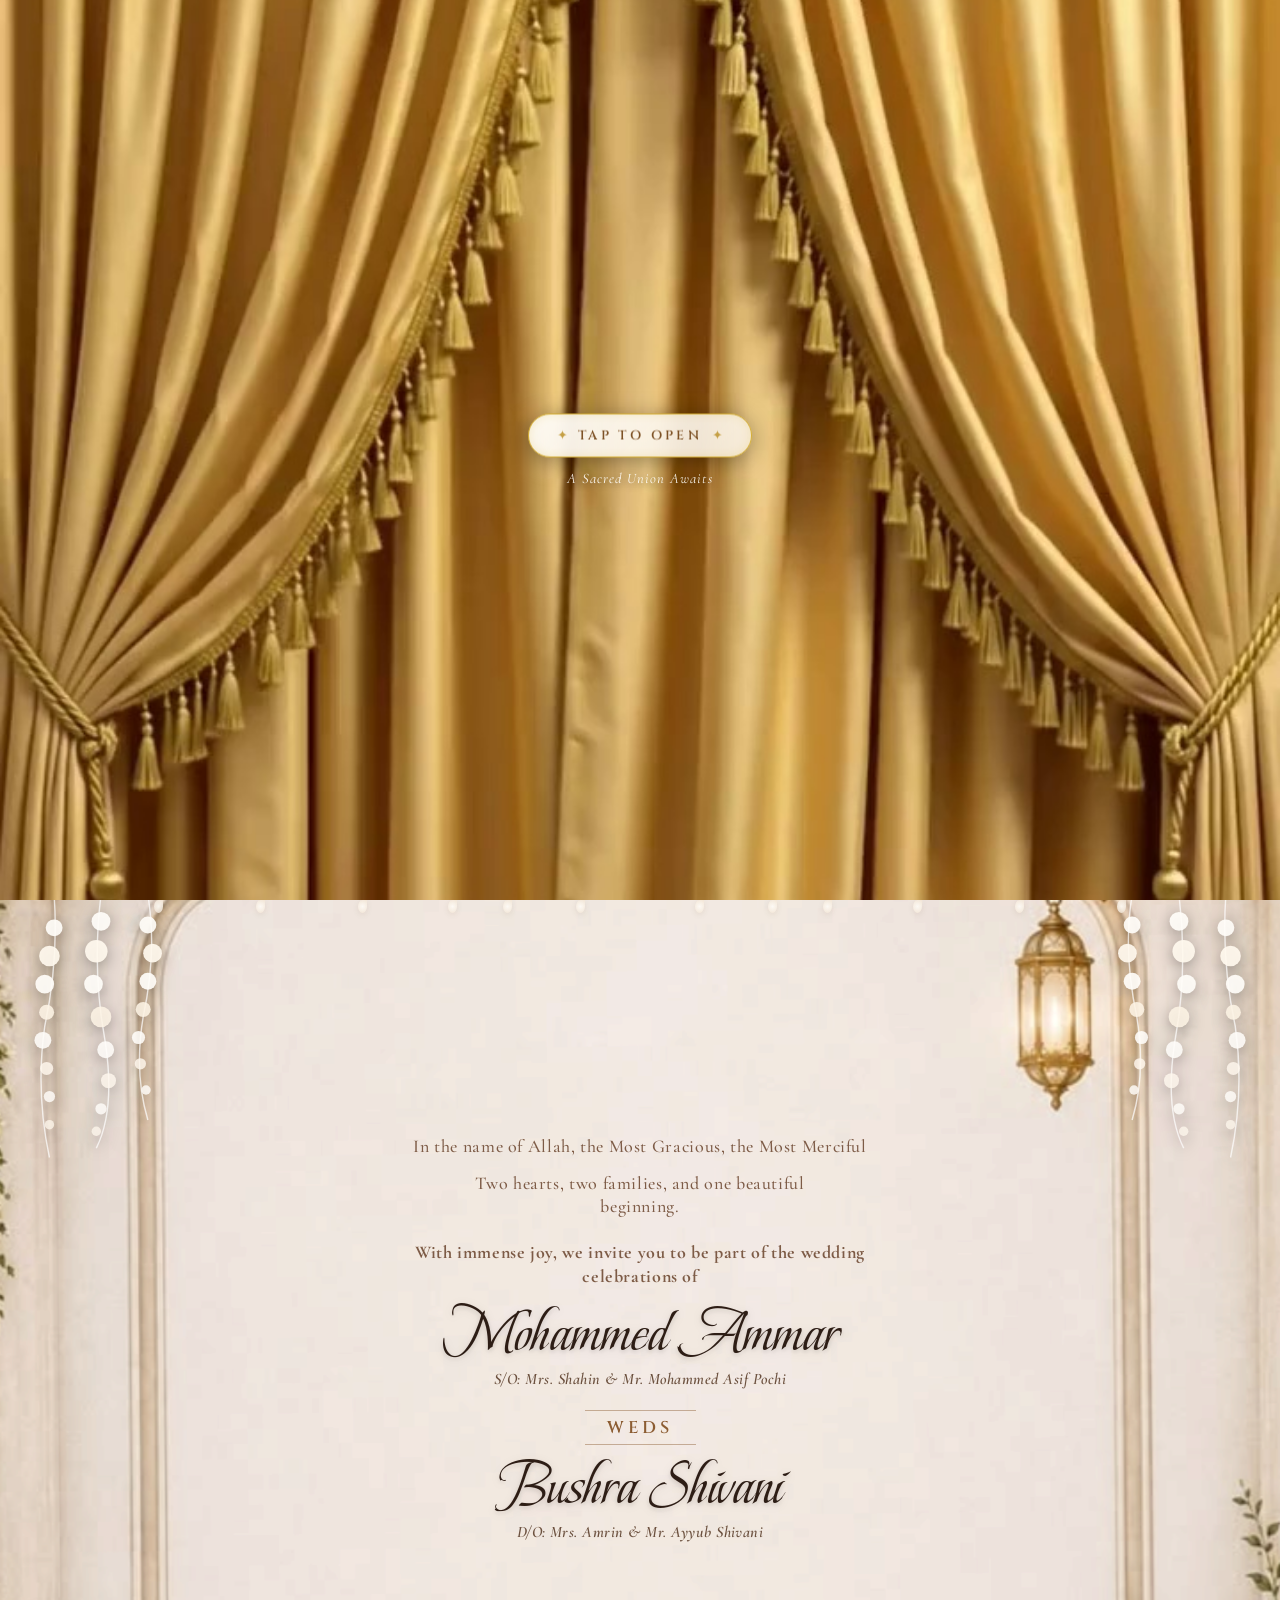
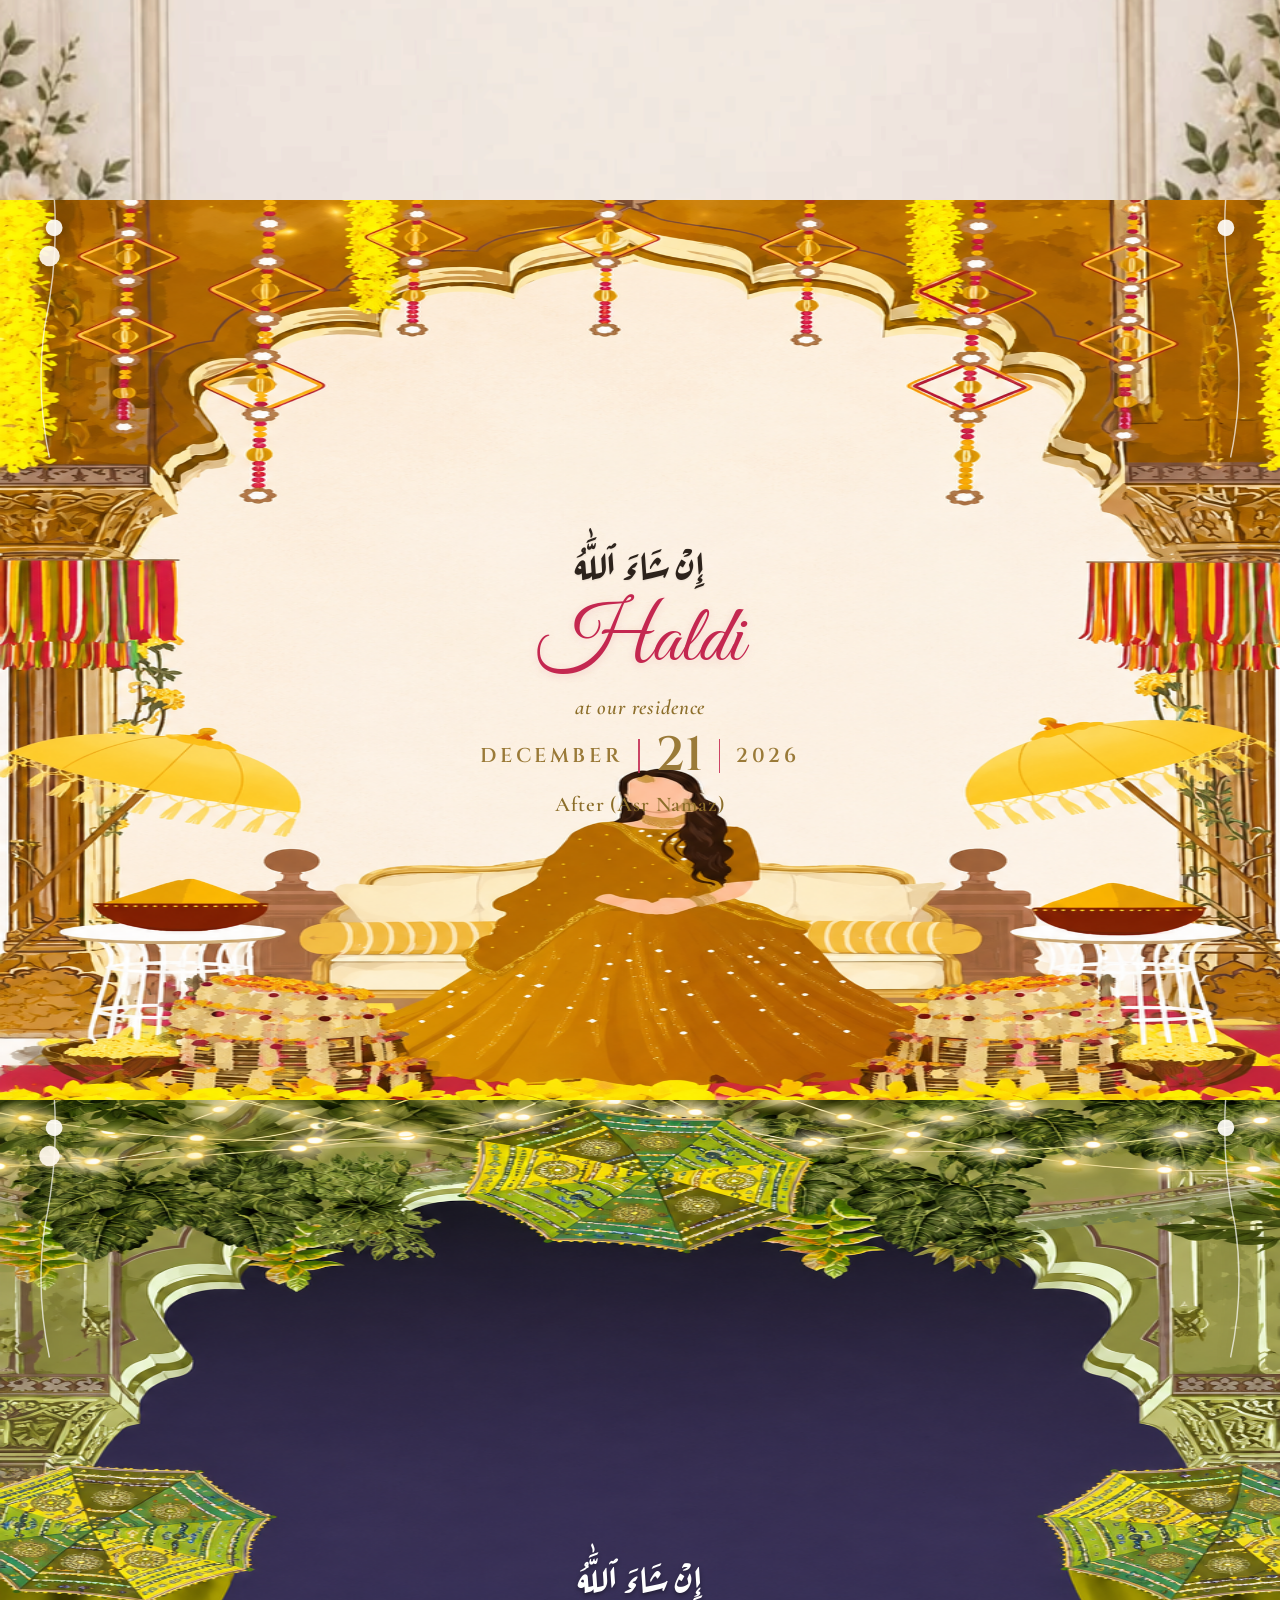
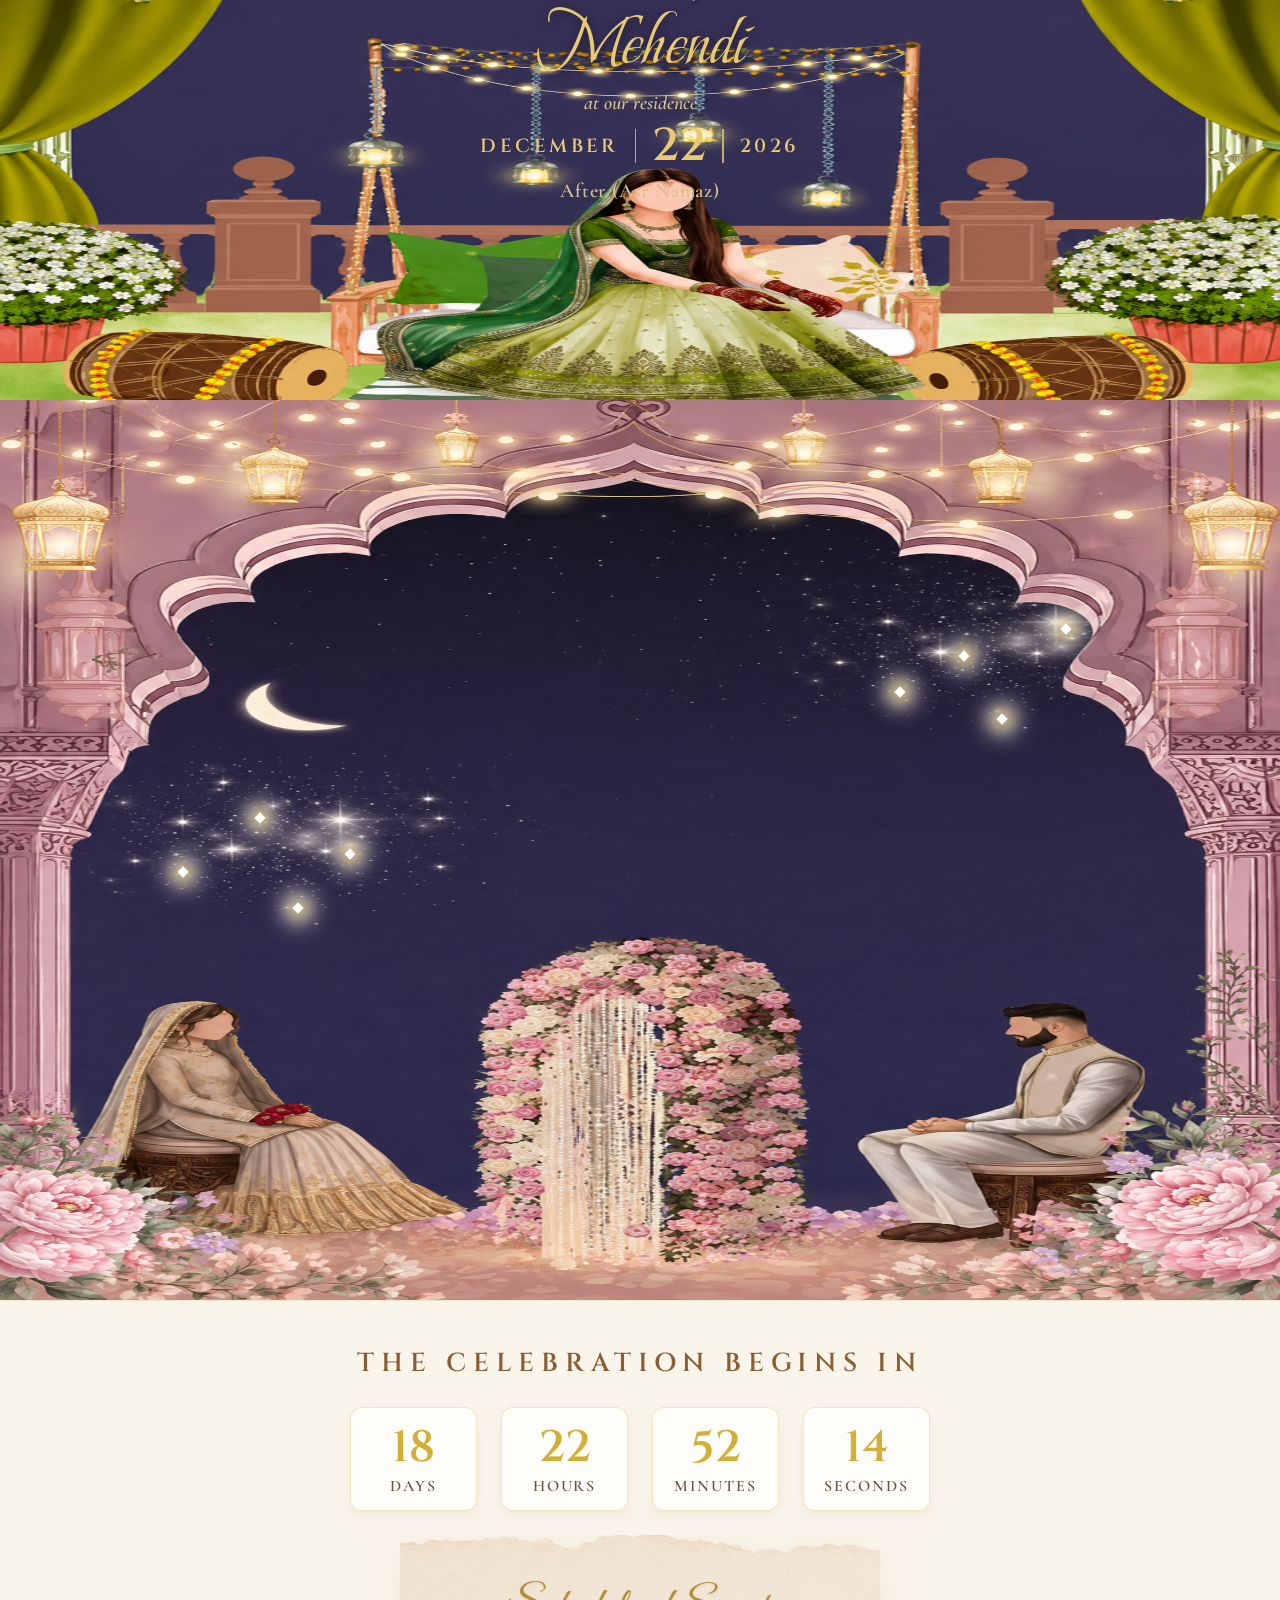
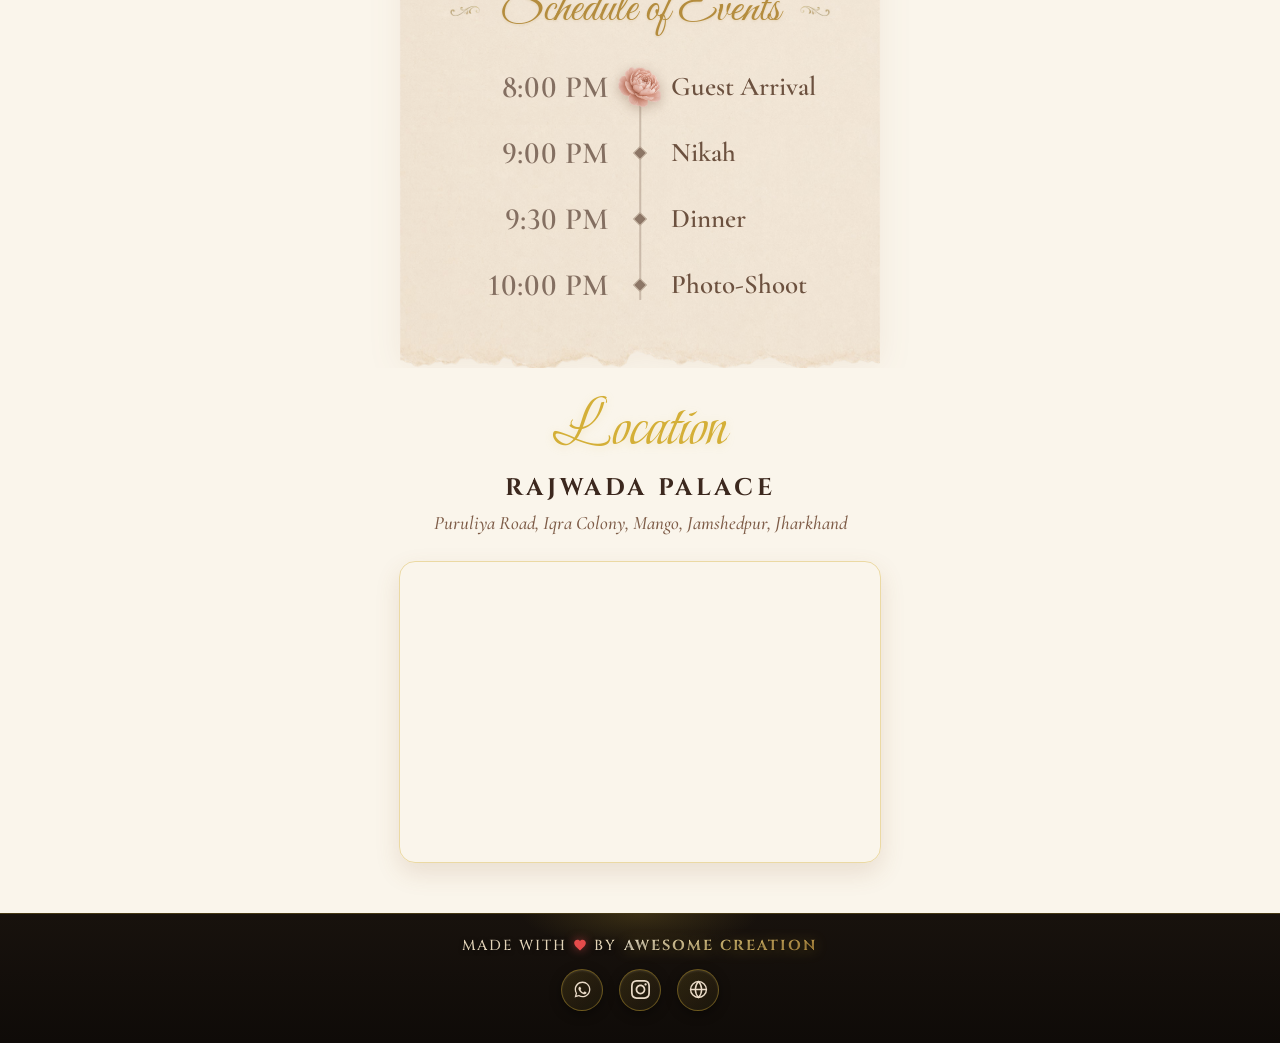
<file: index.html>
<!DOCTYPE html>
<html lang="en">
<head>
  <meta charset="utf-8">
  <meta http-equiv="Content-Type" content="text/html; charset=utf-8">
  <meta name="viewport" content="width=device-width, initial-scale=1.0, maximum-scale=1.0, user-scalable=no">
  <title>Ammar &amp; Bushra | Royal Wedding Celebration</title>
  <meta name="description" content="Together with their families, Ammar &amp; Bushra cordially invite you to celebrate their wedding ceremonies from May 9th to 11th, 2026 at Rajwada Palace, Jamshedpur.">
  <meta name="author" content="Awesome Creation">
  <meta name="theme-color" content="#18120D">
  <meta name="apple-mobile-web-app-capable" content="yes">
  <meta name="apple-mobile-web-app-status-bar-style" content="black-translucent">
  <meta name="apple-mobile-web-app-title" content="Ammar &amp; Bushra">

  <!-- Open Graph / WhatsApp / Facebook -->
  <meta property="og:type" content="website">
  <meta property="og:url" content="https://insha-waqar-wedding.vercel.app/">
  <meta property="og:site_name" content="Ammar &amp; Bushra Wedding">
  <meta property="og:title" content="Ammar &amp; Bushra | Royal Wedding Celebration">
  <meta property="og:description" content="Together with their families, Ammar &amp; Bushra cordially invite you to celebrate their wedding ceremonies from May 9th to 11th, 2026 at Rajwada Palace, Jamshedpur.">
  <meta property="og:image" content="https://insha-waqar-wedding.vercel.app/images/cover.png">
  <meta property="og:image:secure_url" content="https://insha-waqar-wedding.vercel.app/images/cover.png">
  <meta property="og:image:type" content="image/png">
  <meta property="og:image:width" content="1080">
  <meta property="og:image:height" content="1350">
  <meta property="og:image:alt" content="Ammar &amp; Bushra Royal Wedding Invitation">
  <meta property="og:locale" content="en_US">

  <!-- Twitter Card -->
  <meta name="twitter:card" content="summary_large_image">
  <meta name="twitter:url" content="https://insha-waqar-wedding.vercel.app/">
  <meta name="twitter:title" content="Ammar &amp; Bushra | Royal Wedding Celebration">
  <meta name="twitter:description" content="Together with their families, Ammar &amp; Bushra cordially invite you to celebrate their wedding ceremonies from May 9th to 11th, 2026 at Rajwada Palace, Jamshedpur.">
  <meta name="twitter:image" content="https://insha-waqar-wedding.vercel.app/images/cover.png">
  <meta name="twitter:image:alt" content="Ammar &amp; Bushra Royal Wedding Invitation">

  <link rel="canonical" href="https://insha-waqar-wedding.vercel.app/">
  <meta name="format-detection" content="telephone=no">
  <meta http-equiv="x-dns-prefetch-control" content="on">
  <link rel="dns-prefetch" href="https://ws.tildacdn.com">
  <link rel="dns-prefetch" href="https://static.tildacdn.net">

  <!-- Favicon - cover.png -->
  <link rel="icon" type="image/png" href="./images/cover.png">
  <link rel="apple-touch-icon" href="./images/cover.png">
  <link rel="shortcut icon" href="./images/cover.png">

  <!-- Google Fonts Preconnect & Preload -->
  <link rel="preconnect" href="https://fonts.googleapis.com">
  <link rel="preconnect" href="https://fonts.gstatic.com" crossorigin>
  <link href="https://fonts.googleapis.com/css2?family=Aref+Ruqaa:wght@400;700&family=Amiri:ital,wght@0,700;1,700&family=Cinzel:wght@400;500;600;700&family=Cormorant+Garamond:ital,wght@0,400;0,500;0,600;1,400;1,500&family=Beau+Rivage&family=Great+Vibes&family=Alex+Brush&display=swap" rel="stylesheet">

  <!-- Assets -->
  <script src="./js/tilda-fallback-1.0.min.js" async charset="utf-8"></script>
  <link rel="stylesheet" href="./css/tilda-grid-3.0.min.css" type="text/css" media="all">
  <link rel="stylesheet" href="./css/tilda-blocks-page155232023.min.css" type="text/css" media="all">
  <link rel="stylesheet" href="./css/tilda-animation-2.0.min.css" type="text/css" media="all">
  <link rel="stylesheet" href="./css/tilda-popup-1.1.min.css" type="text/css" media="all">
  <link rel="stylesheet" href="./css/tilda-forms-1.0.min.css" type="text/css" media="all">
  <link rel="stylesheet" type="text/css" href="./css/custom.css">

  <script nomodule src="./js/tilda-polyfill-1.0.min.js" charset="utf-8"></script>
  <script type="text/javascript">
    function t_onReady(func) {
      if (document.readyState != 'loading') {
        func();
      } else {
        document.addEventListener('DOMContentLoaded', func);
      }
    }
    function t_onFuncLoad(funcName, okFunc, time) {
      if (typeof window[funcName] === 'function') {
        okFunc();
      } else {
        setTimeout(function () {
          t_onFuncLoad(funcName, okFunc, time);
        }, (time || 100));
      }
    }
    function t396_initialScale(t) {
      var e = document.getElementById("rec" + t);
      if (e) {
        var i = e.querySelector(".t396__artboard");
        if (i) {
          window.tn_scale_initial_window_width || (window.tn_scale_initial_window_width = document.documentElement.clientWidth);
          var a = window.tn_scale_initial_window_width, r = [], n, l = i.getAttribute("data-artboard-screens");
          if (l) {
            l = l.split(",");
            for (var o = 0; o < l.length; o++) r[o] = parseInt(l[o], 10);
          } else r = [320, 480, 640, 960, 1200];
          for (var o = 0; o < r.length; o++) {
            var d = r[o];
            a >= d && (n = d);
          }
          var _ = "edit" === (window.allrecords ? window.allrecords.getAttribute("data-tilda-mode") : null),
            c = "center" === t396_getFieldValue(i, "valign", n, r),
            s = "grid" === t396_getFieldValue(i, "upscale", n, r),
            w = t396_getFieldValue(i, "height_vh", n, r),
            g = t396_getFieldValue(i, "height", n, r),
            u = !!window.opr && !!window.opr.addons || !!window.opera || -1 !== navigator.userAgent.indexOf(" OPR/");
          if (!_ && c && !s && !w && g && !u) {
            var h = parseFloat((a / n).toFixed(3)),
              f = [i, i.querySelector(".t396__carrier"), i.querySelector(".t396__filter")],
              v = Math.floor(parseInt(g, 10) * h) + "px";
            i.style.setProperty("--initial-scale-height", v);
            for (var o = 0; o < f.length; o++) f[o] && f[o].style.setProperty("height", "var(--initial-scale-height)");
            t396_scaleInitial__getElementsToScale(i).forEach((function (t) { t.style.zoom = h; }));
          }
        }
      }
    }
    function t396_scaleInitial__getElementsToScale(t) {
      return t ? Array.prototype.slice.call(t.children).filter((function (t) { return t && (t.classList.contains("t396__elem") || t.classList.contains("t396__group")); })) : [];
    }
    function t396_getFieldValue(t, e, i, a) {
      var r, n = a[a.length - 1];
      if (!(r = i === n ? t.getAttribute("data-artboard-" + e) : t.getAttribute("data-artboard-" + e + "-res-" + i))) {
        for (var l = 0; l < a.length; l++) {
          var o = a[l];
          if (!(o <= i) && (r = o === n ? t.getAttribute("data-artboard-" + e) : t.getAttribute("data-artboard-" + e + "-res-" + o))) break;
        }
      }
      return r;
    }
    window.TN_SCALE_INITIAL_VER = "1.0";
    window.tn_scale_initial_window_width = null;
  </script>
  <script src="./js/tilda-scripts-3.0.min.js" charset="utf-8" defer></script>
  <script src="./js/tilda-blocks-page155232023.min.js" charset="utf-8" async></script>
  <script src="./js/tilda-lazyload-1.0.min.js" charset="utf-8" async></script>
  <script src="./js/tilda-animation-2.0.min.js" charset="utf-8" async></script>
  <script src="./js/tilda-zero-1.1.min.js" charset="utf-8" async></script>
  <script src="./js/tilda-popup-1.0.min.js" charset="utf-8" async></script>
  <script src="./js/tilda-forms-1.0.min.js" charset="utf-8" async></script>
  <script src="./js/tilda-animation-sbs-1.0.min.js" charset="utf-8" async></script>
  <script src="./js/tilda-zero-scale-1.0.min.js" charset="utf-8" async></script>
  <script src="./js/tilda-events-1.0.min.js" charset="utf-8" async></script>
  <script type="text/javascript">window.dataLayer = window.dataLayer || [];</script>
  <script type="module" crossorigin src="./assets/index-CitoMjuK.js?v=20260929-5"></script>
</head>
<body class="t-body" style="margin:0;">
  <div id="root"></div>
</body>
</html>
</file>
<file: css/custom.css>
document.addEventListener("DOMContentLoaded", function () {
    const form = document.querySelector("form");

    if (form) {
      form.addEventListener("submit", function () {
        const emailInput = form.querySelector("input[name='email']");
        if (emailInput && emailInput.value) {
          localStorage.setItem("user_email", emailInput.value);
        }
      });
    }
  });
</file>
<file: css/tilda-grid-3.0.min.css>
*,*:before,*:after{-webkit-box-sizing:content-box;-moz-box-sizing:content-box;box-sizing:content-box}div,span,h1,h2,h3,h4,h5,h6,p,blockquote,pre,a,code,img,b,u,i,center,table,tr,th,td,video{margin:0;padding:0;border:0}sup{line-height:0;font-size:smaller;vertical-align:super}sub{line-height:0;font-size:smaller;vertical-align:sub}.t-clear{clear:both}.t-row{margin:0}.t-container{margin-left:auto;margin-right:auto;width:100%;max-width:1200px;padding:0}.t-container.flexx{display:-webkit-box;display:-moz-box;display:-ms-flexbox;display:-webkit-flex;display:flex}.t-container_flex{display:-webkit-box;display:-moz-box;display:-ms-flexbox;display:-webkit-flex;display:flex}.t-container_100{width:100%;padding:0}.t-container_10{margin-left:auto;margin-right:auto;width:100%;max-width:1000px;padding:0}.t-container_8{margin-left:auto;margin-right:auto;width:100%;max-width:800px;padding:0}.t-container:before,.t-container:after,.t-container_10:before,.t-container_10:after,.t-container_8:before,.t-container_8:after,.t-container_100:before,.t-container_100:after{display:table;content:" ";width:0}.t-container:after,.t-container_10:after,.t-container_8:after,.t-container_100:after{clear:both}.t-col{display:inline;float:left;margin-left:20px;margin-right:20px;width:100%}.t-col.flexx{align-items:stretch;height:inherit;margin-top:auto;margin-bottom:auto}.t-col_flex{align-items:stretch;height:inherit;margin-top:auto;margin-bottom:auto}.t-col_1{max-width:60px}.t-col_2{max-width:160px}.t-col_3{max-width:260px}.t-col_4{max-width:360px}.t-col_5{max-width:460px}.t-col_6{max-width:560px}.t-col_7{max-width:660px}.t-col_8{max-width:760px}.t-col_9{max-width:860px}.t-col_10{max-width:960px}.t-col_11{max-width:1060px}.t-col_12{max-width:1160px}.t-col_100{max-width:100vw}.t-prefix_1{padding-left:100px}.t-prefix_2{padding-left:200px}.t-prefix_3{padding-left:300px}.t-prefix_4{padding-left:400px}.t-prefix_5{padding-left:500px}.t-prefix_6{padding-left:600px}.t-prefix_7{padding-left:700px}.t-prefix_8{padding-left:800px}.t-prefix_9{padding-left:900px}.t-prefix_10{padding-left:1000px}.t-prefix_11{padding-left:1100px}.t-prefix_12{padding-left:1200px}.t-width{width:100%}.t-width_1{max-width:60px}.t-width_2{max-width:160px}.t-width_3{max-width:260px}.t-width_4{max-width:360px}.t-width_5{max-width:460px}.t-width_6{max-width:560px}.t-width_7{max-width:660px}.t-width_8{max-width:760px}.t-width_9{max-width:860px}.t-width_10{max-width:960px}.t-width_11{max-width:1060px}.t-width_12{max-width:1160px}.t-width_100{max-width:100%}.t-cell{display:table-cell;vertical-align:middle;height:100%;margin-left:0;margin-right:0}.t-cell_25{width:25vw}.t-cell_33{width:33.3333333vw}.t-cell_50{width:50vw}.t-cell_100{width:100vw}@media screen and (max-width:1200px){.t-container{max-width:960px;padding:0}.t-container_10{max-width:780px}.t-container_8{max-width:640px}.t-col{display:inline;float:left;margin-left:10px;margin-right:10px;width:100%}.t-col_1{max-width:60px}.t-col_2{max-width:140px}.t-col_3{max-width:220px}.t-col_4{max-width:300px}.t-col_5{max-width:380px}.t-col_6{max-width:460px}.t-col_7{max-width:540px}.t-col_8{max-width:620px}.t-col_9{max-width:700px}.t-col_10{max-width:780px}.t-col_11{max-width:860px}.t-col_12{max-width:940px}.t-prefix_1{padding-left:80px}.t-prefix_2{padding-left:160px}.t-prefix_3{padding-left:240px}.t-prefix_4{padding-left:320px}.t-prefix_5{padding-left:400px}.t-prefix_6{padding-left:480px}.t-prefix_7{padding-left:560px}.t-prefix_8{padding-left:640px}.t-prefix_9{padding-left:720px}.t-prefix_10{padding-left:800px}.t-prefix_11{padding-left:880px}.t-prefix_12{padding-left:960px}.t-width_1{max-width:60px}.t-width_2{max-width:140px}.t-width_3{max-width:220px}.t-width_4{max-width:300px}.t-width_5{max-width:380px}.t-width_6{max-width:460px}.t-width_7{max-width:540px}.t-width_8{max-width:620px}.t-width_9{max-width:700px}.t-width_10{max-width:780px}.t-width_11{max-width:860px}.t-width_12{max-width:940px}.t-width_100{max-width:100%}}@media screen and (max-width:960px){.t-container{max-width:640px}.t-container.flexx{display:block}.t-container_flex{display:block}.t-col{display:block;float:none;padding-left:20px;padding-right:20px;margin:0;width:100%;max-width:100%;box-sizing:border-box}.t-col_1,.t-col_2,.t-col_3,.t-col_4,.t-col_5,.t-col_6,.t-col_7,.t-col_8,.t-col_9,.t-col_10,.t-col_11,.t-col_12{width:100%;max-width:100%}.t-prefix_1,.t-prefix_2,.t-prefix_3,.t-prefix_4,.t-prefix_5,.t-prefix_6,.t-prefix_7,.t-prefix_8,.t-prefix_9,.t-prefix_10,.t-prefix_11,.t-prefix_12{padding-left:none}}
</file>
<file: css/tilda-blocks-page155232023.min.css>
.csssize{height:11749px}#allrecords .r,body{--t-headline-font:'Webgency',Arial,sans-serif;--t-text-font:'Webgency',Arial,sans-serif}.t-body{margin:0px}body{background-color:none}:where(.t-records) a,:where(.t-records) button,:where(.t-records) .t-radio,:where(.t-records) .t-checkbox,:where(.t-records) .t-img-select{outline:none}:where(.t-records) a:focus-visible,:where(.t-records) button:focus-visible,:where(.t-records) .t-focusable,:where(.t-records) .t-focusable .t-btn,:where(.t-records) .t-focusable .t-btntext,:where(.t-records) .t-img-select:focus-visible+.t-img-select__indicator,:where(.t-records) .t-img-select:focus-visible+.t-img-select__indicator:after,:where(.t-records) .t-radio:focus-visible+.t-radio__indicator,:where(.t-records) .t-checkbox:focus-visible+.t-checkbox__indicator{outline-color:#2015FF;outline-offset:4px;outline-style:auto}:where(.t-records) .t-descr a:focus-visible,:where(.t-records) .t-sociallinks a:focus-visible,:where(.t-records) .ya-share2__link:focus-visible{outline-offset:2px}@media print{body,html{min-width:1200px;max-width:1200px;padding:0;margin:0 auto;border:none}}.t-records{-webkit-font-smoothing:antialiased;background-color:none}:where(.t-records) a{color:#ff8562;text-decoration:none}:where(.t-records) a[href^=tel]{color:inherit;text-decoration:none}:where(.t-records) ol{padding-left:22px;margin-top:0px;margin-bottom:10px}:where(.t-records) ul{padding-left:20px;margin-top:0px;margin-bottom:10px}:where(.t-records) b,:where(.t-records) strong{font-weight:700}.t-mbfix{opacity:.01;-webkit-transform:translateX(0px);-ms-transform:translateX(0px);transform:translateX(0px);position:fixed;width:100%;height:500px;background-color:white;top:0px;left:0px;z-index:10000;-webkit-transition:all 0.1s ease;transition:all 0.1s ease}.t-mbfix_hide{-webkit-transform:translateX(3000px);-ms-transform:translateX(3000px);transform:translateX(3000px)}img:not([src]){visibility:hidden}.t-body_scroll-locked{position:fixed;left:0;width:100%;height:100%;overflow:hidden}.r_anim{-webkit-transition:opacity 0.5s;transition:opacity 0.5s}.r_hidden{opacity:0}.r_showed{opacity:1}@media screen and (max-width:1024px){a:active,button:active{-webkit-tap-highlight-color:rgba(255,255,255,.1)}}.t-text{font-family:'Webgency',Arial,sans-serif;font-weight:300;color:#000000}.t-text_xs{font-size:17px;line-height:1.55}.t-text_sm{font-size:20px;line-height:1.55}.t-text_md{font-size:22px;line-height:1.55}.t-title{font-family:'Webgency',Arial,sans-serif;font-weight:600;color:#000000}.t-title_xxs{font-size:36px;line-height:1.23}.t-descr{font-family:'Webgency',Arial,sans-serif;font-weight:300;color:#000000}.t-descr_xxs{font-size:16px;line-height:1.55}.t-descr_xs{font-size:18px;line-height:1.55}.t-descr_md{font-size:22px;line-height:1.55}.t-btn{display:inline-block;font-family:'Webgency',Arial,sans-serif;border:0 none;text-align:center;white-space:nowrap;vertical-align:middle;font-weight:700;background-image:none;cursor:pointer;-webkit-appearance:none;-webkit-user-select:none;-moz-user-select:none;-ms-user-select:none;-o-user-select:none;user-select:none;-webkit-box-sizing:border-box;-moz-box-sizing:border-box;box-sizing:border-box}.t-btn td{vertical-align:middle}.t-btn_sending{opacity:.5}.t-opacity_70{filter:alpha(opacity=70);KHTMLOpacity:.7;MozOpacity:.7;opacity:.7}.t-align_center{text-align:center}.t-popup{display:none}.t-submit{font-family:'Webgency',Arial,sans-serif}.t-input{font-family:'Webgency',Arial,sans-serif}.t-input__vis-ph{font-family:'Webgency',Arial,sans-serif}.t-select{font-family:'Webgency',Arial,sans-serif}.t-input-error{font-family:'Webgency',Arial,sans-serif}.t-form__errorbox-wrapper{font-family:'Webgency',Arial,sans-serif}.t-form__errorbox-text{font-family:'Webgency',Arial,sans-serif}.t-form__errorbox-item{font-family:'Webgency',Arial,sans-serif}.t-form__successbox{font-family:'Webgency',Arial,sans-serif}.t-rec_pt_0{padding-top:0}.t-rec_pt_15{padding-top:15px}.t-rec_pt_30{padding-top:30px}.t-rec_pb_0{padding-bottom:0}.t-rec_pb_15{padding-bottom:15px}.t-rec_pb_60{padding-bottom:60px}.t-btnflex,.t-btn.t-btnflex,.t-submit.t-btnflex{display:inline-flex;align-items:center;justify-content:center;gap:1ch;max-width:100%;height:unset;padding:0;overflow:hidden;font-family:'Webgency',Arial,sans-serif,Arial,sans-serif;font-weight:600;line-height:var(--line-height,1.4);padding-top:calc(((var(--height,0px) - 1em * var(--line-height,1.4)) / 2) - var(--border-width,0px));padding-bottom:calc(((var(--height,0px) - 1em * var(--line-height,1.4)) / 2) - var(--border-width,0px));box-sizing:border-box;border-style:solid;border-color:transparent;border-width:var(--border-width,0);background-image:none;cursor:pointer;user-select:none;text-decoration:none;color:inherit;border-radius:0;background-color:transparent;white-space:nowrap}.t-btnflex.t-btnflex_icon_hover_only:not(:hover){gap:0}.t-btnflex__text{max-width:100%;overflow:hidden;text-align:center;white-space:inherit;text-overflow:ellipsis}.t-btnflex__icon{position:relative;flex-shrink:0;width:1.4em;height:1.4em;transition-duration:inherit}.t-btnflex.t-btnflex_icon_hover_only .t-btnflex__icon{transition-property:width;transition-timing-function:inherit}.t-btnflex.t-btnflex_icon_hover_only:not(:hover) .t-btnflex__icon{width:0}.t-btnflex__icon::before,.t-btnflex__icon::after{position:absolute;top:0;left:0;width:100%;height:100%;background-position:center;background-size:contain;background-repeat:no-repeat}.t-btnflex__icon::before{content:'';background-image:var(--icon,none);transition:opacity cubic-bezier(.25,1,.5,1),visibility cubic-bezier(.25,1,.5,1),color ease-in-out;transition-duration:inherit}.t-btnflex__icon.t-btnflex__icon_default_glyph::before{-webkit-mask-image:var(--icon,none);mask-image:var(--icon,none);-webkit-mask-position:center;mask-position:center;-webkit-mask-size:contain;mask-size:contain;-webkit-mask-repeat:no-repeat;mask-repeat:no-repeat;background-image:none;background-color:currentcolor}.t-btnflex__icon_has_hover::after{content:'';opacity:0;visibility:hidden;background-image:var(--icon-hover,none);transition:opacity cubic-bezier(.45,0,.55,1),visibility cubic-bezier(.45,0,.55,1),color ease-in-out;transition-duration:inherit}.t-btnflex__icon.t-btnflex__icon_hover_glyph::after{-webkit-mask-image:var(--icon-hover,none);mask-image:var(--icon-hover,none);-webkit-mask-position:center;mask-position:center;-webkit-mask-size:contain;mask-size:contain;-webkit-mask-repeat:no-repeat;mask-repeat:no-repeat;background-image:none;background-color:currentcolor}@media (hover:hover){.t-btnflex:hover .t-btnflex__icon_has_hover::before{opacity:0;visibility:hidden;transition-timing-function:cubic-bezier(.5,0,.75,0)}.t-btnflex:hover .t-btnflex__icon_has_hover::after{opacity:1;visibility:visible}}.t-btnflex_xs,.t-btn.t-btnflex_xs,.t-submit.t-btnflex_xs{--height:35px;font-size:13px;padding-left:15px;padding-right:15px}.t-btnflex_sm,.t-btn.t-btnflex_sm,.t-submit.t-btnflex_sm{--height:45px;font-size:14px;padding-left:30px;padding-right:30px}.t-btnflex_smd,.t-btn.t-btnflex_smd,.t-submit.t-btnflex_smd{--height:50px;font-size:15px;padding-left:44px;padding-right:44px}.t-btnflex_md,.t-btn.t-btnflex_md,.t-submit.t-btnflex_md{--height:60px;font-size:16px;padding-left:60px;padding-right:60px}.t-btnflex_lg,.t-btn.t-btnflex_lg,.t-submit.t-btnflex_lg{--height:60px;font-size:22px;padding-left:70px;padding-right:70px}.t-btnflex_xl,.t-btn.t-btnflex_xl,.t-submit.t-btnflex_xl{--height:80px;font-size:26px;padding-left:80px;padding-right:80px}.t-btnflex_xxl,.t-btn.t-btnflex_xxl,.t-submit.t-btnflex_xxl{--height:100px;font-size:30px;padding-left:90px;padding-right:90px}@media screen and (max-width:1200px){.t-text_xs{font-size:16px}.t-text_sm{font-size:18px}.t-text_md{font-size:20px}.t-descr_xxs{font-size:14px}.t-descr_xs{font-size:16px}.t-descr_md{font-size:20px}.t-title_xxs{font-size:32px}.t-btnflex_sm,.t-btn.t-btnflex_sm,.t-submit.t-btnflex_sm{padding-left:25px;padding-right:25px}.t-btnflex_smd,.t-btn.t-btnflex_smd,.t-submit.t-btnflex_smd{padding-left:30px;padding-right:30px}.t-btnflex_md,.t-btn.t-btnflex_md,.t-submit.t-btnflex_md{padding-left:45px;padding-right:45px}.t-btnflex_lg,.t-btn.t-btnflex_lg,.t-submit.t-btnflex_lg{padding-left:55px;padding-right:55px}.t-btnflex_xl,.t-btn.t-btnflex_xl,.t-submit.t-btnflex_xl{padding-left:65px;padding-right:65px}.t-btnflex_xxl,.t-btn.t-btnflex_xxl,.t-submit.t-btnflex_xxl{padding-left:75px;padding-right:75px}}@media screen and (max-width:640px){.t-text_xs{font-size:14px;line-height:1.45}.t-text_sm{font-size:16px;line-height:1.45}.t-text_md{font-size:18px;line-height:1.45}.t-descr_xs{font-size:14px;line-height:1.45}.t-descr_md{font-size:18px;line-height:1.45}.t-title_xxs{font-size:28px}.t-btn{white-space:normal}.t-btnflex,.t-btn.t-btnflex,.t-submit.t-btnflex{white-space:normal}.t-btnflex_sm,.t-btn.t-btnflex_sm,.t-submit.t-btnflex_sm{padding-left:20px;padding-right:20px}.t-btnflex_smd,.t-btn.t-btnflex_smd,.t-submit.t-btnflex_smd{padding-left:25px;padding-right:25px}.t-btnflex_md,.t-btn.t-btnflex_md,.t-submit.t-btnflex_md{padding-left:30px;padding-right:30px}.t-btnflex_lg,.t-btn.t-btnflex_lg,.t-submit.t-btnflex_lg{font-size:18px;padding-left:40px;padding-right:40px}.t-btnflex_xl,.t-btn.t-btnflex_xl,.t-submit.t-btnflex_xl{font-size:22px;padding-left:50px;padding-right:50px}.t-btnflex_xxl,.t-btn.t-btnflex_xxl,.t-submit.t-btnflex_xxl{font-size:26px;padding-left:60px;padding-right:60px}}@media screen and (max-width:480px){.t-rec_pt_0{padding-top:0}.t-rec_pt_15{padding-top:15px}.t-rec_pt_30{padding-top:30px}.t-rec_pb_0{padding-bottom:0}.t-rec_pb_15{padding-bottom:15px}.t-rec_pb_60{padding-bottom:60px}.t-btnflex_xs,.t-btn.t-btnflex_xs,.t-submit.t-btnflex_xs{--height:40px}.t-btnflex_sm,.t-btn.t-btnflex_sm,.t-submit.t-btnflex_sm{--height:50px}}@font-face{font-family:'Webgency';src:url('../fonts/SourceSans3-Regular.woff') format('woff');font-weight:400;font-style:normal}@font-face{font-family:'Webgency';src:url('../fonts/Rufina-Regular.woff') format('woff');font-weight:600;font-style:normal}@font-face{font-family:'Webgency';src:url('../fonts/Rufina-Bold.woff') format('woff');font-weight:700;font-style:normal}@font-face{font-family:'Webgency';src:url('../fonts/BeauRivage-Regular.woff') format('woff');font-weight:800;font-style:normal}@font-face{font-family:'NewFonts';src:url('../fonts/GT_Super_Display_Lig.woff') format('woff');font-weight:100;font-style:normal}@font-face{font-family:'NewFonts';src:url('../fonts/Amiri-Bold.woff') format('woff');font-weight:200;font-style:normal}@font-face{font-family:'NewFonts';src:url('../fonts/ImperialScript-Regul.woff') format('woff');font-weight:300;font-style:normal}@font-face{font-family:'NewFonts';src:url('../fonts/ArticaPro.woff') format('woff');font-weight:400;font-style:normal}@font-face{font-family:'NewFonts';src:url('../fonts/TheSilverEditorial-R.woff') format('woff');font-weight:500;font-style:normal}@font-face{font-family:'NewFonts';src:url('../fonts/Ovo-Regular.woff2') format('woff2'),url('../fonts/Vazir_Regular.woff') format('woff');font-weight:600;font-style:normal}@font-face{font-family:'NewFonts';src:url('../fonts/Canela-Light-Trial.woff') format('woff');font-weight:700;font-style:normal}@font-face{font-family:'NewFonts';src:url('../fonts/decotype-thuluth-reg.woff') format('woff');font-weight:800;font-style:normal}@font-face{font-family:'NewFonts';src:url('../fonts/ReemKufi-Regular.woff2') format('woff2');font-weight:900;font-style:normal}.t123__centeredContainer{text-align:center}.t396{-webkit-text-size-adjust:100%}.t396__iframe{z-index:10000;background-color:#fff;width:100vw;height:100vh;position:fixed;top:0;left:0;border:0}html body.t396__body_overflow_hidden{overflow:hidden!important}.t396__display_none{display:none}.t396__artboard{position:relative;width:100%;height:100vh;overflow:hidden}.t396__artboard .t396__artboard_scale{overflow:visible}.t396__artboard.t396__artboard_scale .t396__elem[data-elem-type='text'] .tn-atom{word-break:normal;-moz-osx-font-smoothing:grayscale}.t396__artboard_scale .t396__carrier,.t396__artboard_scale .t396__filter{transform-origin:top left}.tn-atom__scale-wrapper{width:inherit;height:inherit}.t396__elem .tn-atom__scale-wrapper .tn-atom{width:inherit;height:inherit!important;box-sizing:border-box}.t396__artboard.rendering .tn-elem{visibility:hidden}.t396__artboard.rendered .tn-elem{visibility:visible}.t396__carrier{position:absolute;left:0;top:0;z-index:0;width:100%;height:100vh;-moz-transform:unset}.t396__filter{position:absolute;left:0;top:0;z-index:1;width:100%;height:100vh}.t396__elem{position:absolute;box-sizing:border-box;display:table}.t396 .tn-atom{display:table-cell;vertical-align:middle;width:100%;-webkit-text-size-adjust:100%;-moz-text-size-adjust:100%;-ms-text-size-adjust:100%}@media screen and (max-width:959px){.t396_safari .t396__artboard_scale .tn-atom{-webkit-text-size-adjust:auto;-moz-text-size-adjust:auto;-ms-text-size-adjust:auto}}.t396 .tn-atom ul,.t396 .tn-atom ol{margin-bottom:0}.t396 a.tn-atom{text-decoration:none}.t396 .tn-atom__img{width:100%;display:block}.t396 .tn-atom__html{vertical-align:top}.t396 .tn-atom__pin{border-radius:1000px;border-style:solid}.t396 .tn-atom__pin_onclick{cursor:pointer}.t396 .tn-atom__tip,.t396__tooltip-portal .tn-atom__tip{position:absolute;box-sizing:border-box;width:300px;max-width:90vw;padding:15px;display:none}.t396 .tn-atom__pin:hover .tn-atom__tip{display:none}.t396 .tn-atom__tip-img,.t396__tooltip-portal .tn-atom__tip-img{width:100%;display:block;margin-bottom:10px}.t396 .tn-atom__tip[data-tip-pos='top']{bottom:100%;margin-bottom:15px;left:50%;transform:translateX(-50%)}.t396 .tn-atom__tip[data-tip-pos='bottom']{top:100%;margin-top:15px;left:50%;transform:translateX(-50%)}.t396 .tn-atom__tip[data-tip-pos='left']{right:100%;margin-right:15px;top:50%;transform:translateY(-50%)}.t396 .tn-atom__tip[data-tip-pos='right']{left:100%;margin-left:15px;top:50%;transform:translateY(-50%)}.t396__ui{position:absolute;top:16px;left:196px;background-color:#fa876b;color:#000!important;height:30px;line-height:30px;width:100px;z-index:1000;text-align:center;border-radius:3px;display:none;font-size:14px}.t396__artboard.t396__artboard-fixed-active{transform:none!important;opacity:1!important}.t396__artboard-fixed-no-bg,.t396__artboard-fixed-innactive,.t396__artboard-fixed-innactive .t396__group,.t396__artboard-fixed-innactive .t396__elem,.t396__artboard-fixed-no-bg.t396__artboard-fixed-innactive .t396__group,.t396__artboard-fixed-no-bg.t396__artboard-fixed-innactive .t396__elem{pointer-events:none}.t396__artboard-fixed-no-bg .t396__group,.t396__artboard-fixed-no-bg .t396__elem{pointer-events:auto}.t396__elem-flex{position:relative!important;left:initial!important;top:initial!important;height:-webkit-fit-content;height:-moz-fit-content;height:fit-content;-ms-flex-negative:0;flex-shrink:0}.t396__artboard-flex>.t396__elem:not(.tn-elem__absolute),.t396__artboard-flex>.t396__group:not(.tn-group__absolute){position:relative!important;left:initial!important;top:initial!important;height:-webkit-fit-content;height:-moz-fit-content;height:fit-content;-ms-flex-negative:0;flex-shrink:0}.t396 .tn-atom__button-content{display:flex;flex-direction:row;align-items:center;justify-content:center;flex:0 1 auto;min-width:0}.t396 .tn-atom__button-text{flex:1 1 0;text-overflow:ellipsis}.t396 .tn-atom__button-icon{flex:0 0 auto}.t396 .tn-atom__button-icon::before{position:absolute;top:0;left:0;display:block;width:100%;height:100%;background-image:var(--icon,none);background-position:center;background-size:contain;background-repeat:no-repeat;content:'';transition:opacity 0.2s cubic-bezier(.25,1,.5,1),visibility 0.2s cubic-bezier(.25,1,.5,1),color 0s ease-in-out}.t396 .tn-atom__button-icon::after{position:absolute;opacity:0;visibility:hidden;top:0;left:0;display:block;width:100%;height:100%;background-image:var(--icon-hover,none);background-position:center;background-size:contain;background-repeat:no-repeat;content:'';transition:opacity 0.2s cubic-bezier(.45,0,.55,1),visibility 0.2s cubic-bezier(.45,0,.55,1),color 0s ease-in-out}@media (hover){.t396 .tn-atom:hover .tn-atom__button-icon:not(.tn-atom__button-icon-no-hover)::after{opacity:1;visibility:visible}.t396 .tn-atom:hover .tn-atom__button-icon:not(.tn-atom__button-icon-no-hover)::before{opacity:0;visibility:hidden;transition-timing-function:cubic-bezier(.5,0,.75,0)}.t396 .tn-atom:hover .tn-atom__button-icon.hidden{display:block}.t396 .tn-atom:hover .tn-atom__button-icon.tn-atom__button-icon-no-default{display:block}}.t396 .tn-atom__button-icon-no-default{display:none;animation:button-icon-fade-in 0.3s ease forwards}@keyframes button-icon-fade-in{from{opacity:0}to{opacity:1}}.t396 .tn-atom__button-icon-arrow-default::before{-webkit-mask-image:var(--icon,none);mask-image:var(--icon,none);-webkit-mask-position:center;mask-position:center;-webkit-mask-size:contain;mask-size:contain;-webkit-mask-repeat:no-repeat;mask-repeat:no-repeat;background-color:currentcolor;background-image:none}.t396 .tn-atom__button-icon-arrow-hover::after{-webkit-mask-image:var(--icon-hover,none);mask-image:var(--icon-hover,none);-webkit-mask-position:center;mask-position:center;-webkit-mask-size:contain;mask-size:contain;-webkit-mask-repeat:no-repeat;mask-repeat:no-repeat;background-color:currentcolor;background-image:none}.t396 .tn-elem[data-elem-type='button']{display:block}.t396 .tn-elem[data-elem-type='button'] .tn-atom{display:flex;box-sizing:border-box;width:100%;height:100%;flex-direction:row;justify-content:center;align-items:center;overflow:hidden}.t396 .tn-elem[data-elem-type='button'] .tn-atom::after{content:'';display:block;position:absolute;width:100%;height:100%;left:0;top:0;pointer-events:none;opacity:0;z-index:-1}.t396 .tn-atom__button-border{position:absolute;inset:0;z-index:1;border-radius:inherit;transition-duration:inherit;transition-timing-function:inherit;pointer-events:none}.t396 .tn-atom__button-border::before,.t396 .tn-atom__button-border::after{-webkit-backface-visibility:hidden;position:absolute;inset:0;content:'';border-radius:inherit;z-index:1}.t396 .tn-atom__button-border::after{opacity:0;transition-property:opacity;transition-duration:inherit;transition-timing-function:inherit}@keyframes t-button-hover-animation{to{background-image:none;background-color:transparent}}.uploadcare-dialog.uploadcare-active{z-index:10000001}.t702__body_popupshowed{-webkit-overflow-scrolling:touch!important}.t702 .t702__wrapper{padding:40px 45px}.t702 .t702__title{margin-bottom:11px}.t702 .t702__text-wrapper{margin-bottom:24px}.t702 .t702__text{margin-top:20px}.t702 .t702__img{width:100%;display:block;margin-top:-1px}.t702 .t-submit{transform:translateZ(0)}.t702 .t-form__inputsbox_horizontal{-webkit-column-gap:15px;-moz-column-gap:15px;column-gap:15px;row-gap:25px}.t702 .t-form__inputsbox_vertical-form+.t-form__errorbox-bottom,.t702 .t-form__inputsbox_horizontal .t-form__errorbox-middle{display:none}.t702 .t-form__inputsbox_vertical-form .t-form__errorbox-middle,.t702 .t-form__inputsbox_horizontal+.t-form__errorbox-bottom{display:block}.t702 .t-form__inputsbox_horizontal+.t-form__errorbox-bottom .t-form__errorbox-wrapper{margin-top:25px}.t702 .t-form__inputsbox_flex .t-form__errorbox-wrapper{margin-bottom:25px}.t702 .t-form__inputsbox_vertical-form .t-input-group{margin-bottom:25px}.t702 .t-form__inputsbox_horizontal .t-input-group_uw .t-input-block>div,.t702 .t-form__inputsbox_horizontal .t-input-group_uc .t-input-block>div{margin-bottom:0!important}.t702 .t-form__inputsbox_horizontal .t-radio__control+.t-radio__control,.t702 .t-form__inputsbox_horizontal .t-radio__control+.t-radio__ownvariant-wrapper,.t702 .t-form__inputsbox_horizontal .t-checkboxes__item+.t-checkboxes__item{margin-top:10px;margin-bottom:0}.t702 .t-form__inputsbox_horizontal .t-checkbox__control,.t702 .t-form__inputsbox_horizontal .t-ownvariant-wrapper_flex{margin:0}.t702 .t-input-block_rd-flex .t-radio__wrapper,.t702 .t-input-block_rd-flex .t-checkboxes__wrapper{gap:10px 15px}.t702 .t-input-group_rd .t-input-block_rd-flex .t-radio__item,.t702 .t-input-group_rd .t-input-block_rd-flex .t-radio__control,.t702 .t-input-group_rd .t-input-block_rd-flex .t-checkboxes__item,.t702 .t-input-group_rd .t-input-block_rd-flex .t-checkbox__control,.t702 .t-input-group_rd .t-input-block_rd-flex .t-checkboxes__ownvariant_withlabel{margin:0}.t702 .t-form__errorbox-item{word-break:normal;overflow-wrap:anywhere}.t702 .t-form__inputsbox{-webkit-transition:max-height 0.3s cubic-bezier(.19,1,.22,1);transition:max-height 0.3s cubic-bezier(.19,1,.22,1);max-height:20000px}.t702 .t702__inputsbox_hidden.t-form__inputsbox{overflow:hidden;max-height:0;height:0;opacity:0}.t702 .t-input{background-color:transparent;-webkit-appearance:none}.t702 .t-input::-ms-clear{width:0;height:0}.t702 .t-input-block textarea{padding-top:17px;background-color:transparent}.t702 .t-input-block textarea.t-input_pvis{padding-top:26px}.t702 .t-input-title{padding-bottom:5px}.t702 .t-input-subtitle{padding-bottom:15px}.t702 .t-input-group_rd .t-input-subtitle{padding-bottom:5px}.t702 .t-inputtime,.t702 .t-datepicker__wrapper{max-width:245px}.t702 .t-input-group_inrow .t-inputtime,.t702 .t-input-group_inrow .t-datepicker__wrapper{max-width:100%}.t702 .t-form__submit{display:block;height:100%;text-align:center;vertical-align:middle}.t702 .t-form__inputsbox_horizontal.t-form__screen .t-form__submit,.t702 .t-form__inputsbox_vertical-form .t-form__submit{margin-top:25px}.t702 .t-form__inputsbox_vertical-form:not(.t-form__screen) .t-form__submit,.t702 .t-form__inputsbox_vertical-form:not(.t-form__screen) .t-submit{width:100%}.t702 .t-form__inputsbox_flex .t-form__submit,.t702 .t-form_bbonly .t-form__inputsbox_flex .t-form__submit{margin-top:0}.t702 .t-form_bbonly .t-input-title{padding-bottom:0;margin-bottom:0}.t702 .t-form_bbonly .t-input-subtitle{padding-bottom:0;padding-top:5px}.t702 .t-form__inputsbox .t-input-group_st .t-input-block{display:none;margin-bottom:0}.t702 .t702__form-bottom-text{margin-top:20px}@media screen and (max-width:960px){.t-input-block:has(.t-contact-method__types-container){--contact-method-padding-h:45px}.t702 .t-form__inputsbox_horizontal{row-gap:0}.t702 .t-form__inputsbox_horizontal .t-form__errorbox-middle{display:block}.t702 .t-form__inputsbox_horizontal+.t-form__errorbox-bottom{display:none}.t702 .t-input-group,.t702 .t-form__screen.t-form__inputsbox_horizontal .t-input-group{margin-bottom:25px}.t702 .t-input-group,.t702 .t-input-block{display:block;width:100%}.t702 .t-form__submit,.t702 .t-form__inputsbox_horizontal.t-form__screen .t-form__submit{margin-top:0}.t702 .t-form__submit,.t702 .t-submit{width:100%}}@media screen and (max-width:640px){.t702 .t702__title{margin-bottom:6px}.t702 .t702__text-wrapper{margin-bottom:14px}.t702 .t702__wrapper{padding:20px}.t-input-block:has(.t-contact-method__types-container){--contact-method-padding-h:20px}.t702 .t-input-group,.t702 .t-form__screen.t-form__inputsbox_horizontal .t-input-group{margin-bottom:20px}.t702 .t-input-block textarea{padding-top:12px}.t702 .t-submit{--height:50px;font-size:16px}.t702 .t-input,.t702 .t-select{height:50px;font-size:16px}.t702 .t-input{padding:0 14px}.t702 .t-input__vis-ph{top:17px}.t702 .t-input_pvis{padding:22px 20px 10px}.t702 .t-input-block textarea.t-input_pvis{padding-top:22px}}@media screen and (max-width:560px){.t702 .t-popup_show .t-popup__container{max-width:100%;inset:0;padding-top:50px;margin:0;box-sizing:border-box;min-height:100vh;-webkit-transform:translateY(0);transform:translateY(0);position:relative}.t702 .t-popup{padding:0}.t702 .t-popup__block-close{position:fixed;top:0;right:0;left:0;z-index:2;display:flex;justify-content:flex-end;align-items:center;width:100%;height:50px;background:#000}.t702 .t-popup__block-close-button{display:table-cell;vertical-align:middle;width:16px;margin-right:10px;padding:10px;font-size:0;text-align:right}.t702 .t-popup__close-icon{width:16px;height:16px}}@media screen and (max-width:480px){.t702 .t-inputtime,.t702 .t-datepicker__wrapper{max-width:100%}}
</file>
<file: css/tilda-animation-2.0.min.css>
.t396 .t-animate[data-animate-style=fadein],.t396 .t-animate[data-animate-style=fadeindown],.t396 .t-animate[data-animate-style=fadeinleft],.t396 .t-animate[data-animate-style=fadeinright],.t396 .t-animate[data-animate-style=fadeinup],.t396 .t-animate[data-animate-style=zoomin],.t396 .t-animate[data-animate-style=zoomout]{opacity:0}@media screen and (min-width:980px){.t-animate[data-animate-style=fadein],.t-animate[data-animate-style=fadeindown],.t-animate[data-animate-style=fadeinleft],.t-animate[data-animate-style=fadeinright],.t-animate[data-animate-style=fadeinup],.t-animate[data-animate-style=zoomin],.t-animate[data-animate-style=zoomout]{-webkit-backface-visibility:hidden;backface-visibility:hidden;opacity:0;transition-duration:1s;transition-property:opacity,-webkit-transform;transition-property:opacity,transform;transition-property:opacity,transform,-webkit-transform;transition-timing-function:cubic-bezier(.19,1,.22,1)}.t-title.t-animate{transition-duration:1.2s}.t-descr.t-animate,.t-subtitle.t-animate,.t-text.t-animate,.t-uptitle.t-animate{transition-duration:.7s}.t-item.t-animate{transition-duration:.5s}.t-animate_started[data-animate-style=fadein]{opacity:1}.t-animate[data-animate-style=fadeinup]{-webkit-transform:translateY(100px);transform:translateY(100px)}.t-animate_started[data-animate-style=fadeinup]{opacity:1;-webkit-transform:none;transform:none}.t-animate[data-animate-style=fadeindown]{-webkit-transform:translateY(-100px);transform:translateY(-100px)}.t-animate_started[data-animate-style=fadeindown]{opacity:1;-webkit-transform:none;transform:none}.t-animate[data-animate-style=fadeinleft]{-webkit-transform:translate(100px);transform:translate(100px)}.t-animate_started[data-animate-style=fadeinleft]{opacity:1;-webkit-transform:none;transform:none}.t-animate[data-animate-style=fadeinright]{-webkit-transform:translate(-100px);transform:translate(-100px)}.t-animate_started[data-animate-style=fadeinright]{opacity:1;-webkit-transform:none;transform:none}.t-animate[data-animate-style=zoomin]{-webkit-transform:scale(.9);transform:scale(.9)}.t-animate_started[data-animate-style=zoomin]{opacity:1;-webkit-transform:scale(1);transform:scale(1)}.t-animate[data-animate-style=zoomout]{-webkit-transform:scale(1.2);transform:scale(1.2)}.t-animate_started[data-animate-style=zoomout]{opacity:1;-webkit-transform:scale(1);transform:scale(1)}.t-animate_started[data-animate-distance],.t-animate_started[data-animate-scale]{-webkit-transform:none!important;transform:none!important}}.t-animate-for-wrapper .t-animate:not(.t-animate_started){opacity:0!important;transition-duration:0s!important}.t-animate__overflow-x-hidden{overflow-x:hidden}
</file>
<file: css/tilda-popup-1.1.min.css>
.t-body_popupshowed{height:100vh;min-height:100vh;overflow:hidden}.t-popup{background-color:rgba(0,0,0,.6);bottom:0;box-sizing:border-box;cursor:pointer;display:none;height:100%;left:0;opacity:0;outline:none;overflow-y:auto;padding:0 20px;position:fixed;right:0;top:0;transition:opacity .3s ease-in-out;width:100%;z-index:10000001}.t-popup.t-popup_show{opacity:1}.t-popup__container{background:#fff;cursor:default;left:20px;margin:0 auto;position:absolute;right:20px;top:50%;-webkit-transform:translateY(-30%) scale(.9);transform:translateY(-30%) scale(.9);width:auto;z-index:1}@media (-ms-high-contrast:active),(-ms-high-contrast:none){.t-popup__container{width:100%}}.t-popup__container-animated{transition:-webkit-transform .3s ease-in-out;transition:transform .3s ease-in-out;transition:transform .3s ease-in-out,-webkit-transform .3s ease-in-out}.t-popup_show .t-popup__container{-webkit-transform:translateY(-50%);transform:translateY(-50%)}.t-popup__container.t-popup__container-static{left:auto;margin:65px auto;position:relative;right:auto;top:0;-webkit-transform:translateY(30%) scale(.9);transform:translateY(30%) scale(.9);width:100%}.t-popup_show .t-popup__container.t-popup__container-static{-webkit-transform:translateY(0);transform:translateY(0)}.t-popup__close{cursor:pointer;height:23px;position:fixed;right:20px;top:20px;transition:opacity .3s ease-in-out;width:23px;z-index:9}@media (min-width:0\0),(min-width:429px) and (hover){.t-popup__close:hover{opacity:.7}}.t-popup__block-close{height:43px;right:10px;top:10px;width:43px}.t-popup__block-close-button{background-color:transparent;border:none;cursor:pointer;font-size:0;padding:10px;width:23px}.t-body_scroll-locked{left:0;position:fixed;width:100%}
</file>
<file: css/tilda-forms-1.0.min.css>
[data-tilda-mode=edit] .t-input-title{margin-bottom:0}.t-submit{-webkit-appearance:none;background-image:none;background:transparent;border:0;box-sizing:border-box;cursor:pointer;font-size:16px;font-weight:700;height:60px;margin:0;outline:none;padding-left:60px;padding-right:60px;text-align:center;white-space:nowrap}.t-submit_sending{opacity:.5}@media screen and (max-width:640px){.t-submit{padding-left:30px;padding-right:30px;white-space:normal}}.t-form__inputsbox.t-form__inputsbox_flex{-ms-flex-align:start;-webkit-align-items:flex-start;align-items:flex-start;display:-ms-flexbox;display:-webkit-flex;display:flex;-ms-flex-wrap:wrap;-webkit-flex-wrap:wrap;flex-wrap:wrap}.t-form__inputsbox.t-form__inputsbox_flex.t-form__inputsbox_inrow{-webkit-column-gap:15px;column-gap:15px}.t-form__inputsbox.t-form__inputsbox_flex .t-form__screen-wrapper_active{-ms-flex-align:start;-webkit-align-items:flex-start;align-items:flex-start;display:-ms-flexbox!important;display:-webkit-flex!important;display:flex!important;-ms-flex-wrap:wrap;-webkit-flex-wrap:wrap;flex-wrap:wrap;width:100%}.t-form__inputsbox_inrow.t-form__inputsbox.t-form__inputsbox_flex .t-form__screen-wrapper_active{-webkit-column-gap:15px;column-gap:15px}.t-form__inputsbox_flex .t-input-group_tx{-ms-flex-item-align:center;-ms-grid-row-align:center;-webkit-align-self:center;align-self:center}.t396 .t-form:not(.tn-form_horiz) .t-form__inputsbox:not(.t-form__inputsbox_flex){display:-webkit-flex;display:-ms-flexbox;display:flex;-webkit-flex-direction:column;-ms-flex-direction:column;flex-direction:column}.t-input{-webkit-appearance:none;border:0;border-radius:0;box-sizing:border-box;font-size:100%;font-size:16px;height:60px;line-height:1.33;margin:0;outline:none;padding:0 20px;width:100%}.t-input::-moz-focus-inner{border:0;padding:0}.t-input_bbonly{background-color:transparent!important;border-bottom:1px solid;border-left:0!important;border-radius:0!important;border-right:0!important;border-top:0!important;outline:none;padding-left:0!important;padding-right:0!important}.t-input_pvis{padding:26px 20px 10px}.tn-atom__form .t-input_pvis{padding:26px 20px 10px!important}.tn-atom__form .t-input_bbonly.t-input_pvis{padding-left:0!important;padding-right:0!important}.t-input__vis-ph{font-size:16px;height:17px;left:20px;line-height:1;opacity:.5;overflow:hidden;pointer-events:none;position:absolute;text-overflow:ellipsis;top:22px;-webkit-transform:translateZ(0);transform:translateZ(0);-webkit-transform-origin:left;transform-origin:left;transition:-webkit-transform .2s linear;transition:transform .2s linear;transition:transform .2s linear,-webkit-transform .2s linear;white-space:nowrap;width:100%;width:calc(100% - 40px)}.t-input:focus~.t-input__vis-ph,.t-input_has-content+.t-input__vis-ph{text-overflow:inherit;-webkit-transform:translateY(-100%) scale(.7);transform:translateY(-100%) scale(.7);width:100%}.t-input:invalid{box-shadow:none}fieldset.t-input-group{border:none;margin:0;padding:0}.t-input-group_cb div[data-customstyle=yes]{display:inline;vertical-align:middle}.t-form_bbonly .t-input__vis-ph{left:0!important}.t-form_bbonly .js-error-control-box .t-input__vis-ph{left:10px!important}.t-input-group_ta textarea.t-input{resize:vertical}.t-form__inputsbox_flex .t-input-group:not(.t-input-group_inonerow){width:100%}.t-input-group_inonerow:not(.t-input-group_inrow-last){margin-right:15px}.t-input-group_inonerow:not(.t-input-group_inrow-last):not(.t-input-group_inrow){margin-right:0}.t-input-group_inonerow.t-input-group_width100:not(.t-input-group_inrow-withsibling){margin-right:0;width:100%}.t-form__inputsbox_inrow .t-input-group_width25.t-input-group_inonerow{width:calc(25% - 11.25px)}.t-form__inputsbox_inrow .t-input-group_width33.t-input-group_inonerow{width:calc(33.33333% - 10px)}.t-form__inputsbox_inrow .t-input-group_width50.t-input-group_inonerow{width:calc(50% - 7.5px)}.t-form__inputsbox_inrow .t-input-group_width100.t-input-group_inonerow{width:100%}.t-form__inputsbox_inrow .t-input-group_inonerow,.t-form__inputsbox_inrow .t-input-group_inonerow.t-input-group_width100{margin-right:0}.t-form__inputsbox_inrow .t-input-group_width25:not(.t-input-group_inonerow) .t-input-block,.t-form__inputsbox_inrow .t-input-group_width25:not(.t-input-group_inonerow) .t-input-title{width:calc(25% - 11.25px)}.t-form__inputsbox_inrow .t-input-group_width33:not(.t-input-group_inonerow) .t-input-block,.t-form__inputsbox_inrow .t-input-group_width33:not(.t-input-group_inonerow) .t-input-title{width:calc(33.33333% - 10px)}.t-form__inputsbox_inrow .t-input-group_width50:not(.t-input-group_inonerow) .t-input-block,.t-form__inputsbox_inrow .t-input-group_width50:not(.t-input-group_inonerow) .t-input-title{width:calc(50% - 7.5px)}.t-form__inputsbox_inrow
	.t-input-group_inonerow:not(.t-input-group_width100):not(.t-input-group_width50):not(.t-input-group_width33):not(.t-input-group_width25),.t-form__inputsbox_inrow .t-input-group_width100:not(.t-input-group_inonerow) .t-input-block,.t-form__inputsbox_inrow .t-input-group_width100:not(.t-input-group_inonerow) .t-input-title{width:100%}.t-form__inputsbox_inrow .t-input-group_widthdef.t-input-group_inonerow .t-datepicker__wrapper,.t-form__inputsbox_inrow .t-input-group_widthdef.t-input-group_inonerow .t-inputtime{max-width:100%}.t-form__inputsbox_inrow .t-input-group_width25 .t-datepicker__icon{display:none}.t-select{-webkit-appearance:none;appearance:none;-moz-appearance:none;background:transparent;border:0;border-radius:0;box-sizing:border-box;color:initial;cursor:pointer;font-size:16px;height:60px;line-height:1.33;outline:none;padding:0 45px 0 20px;width:100%}.t-select_bbonly{background-color:transparent!important;border-left:0!important;border-radius:0!important;border-right:0!important;border-top:0!important;outline:none;padding-left:0!important;padding-right:0!important}.t-select_bbonly option{background-color:#fff;color:#000}#allrecords .t-select.t-focusable{outline-color:#2015ff;outline-offset:4px;outline-style:auto}.t-select__wrapper{position:relative}.t-select__wrapper:after{border-color:#000 transparent transparent;border-style:solid;border-width:6px 5px 0;bottom:0;content:" ";height:0;margin:auto;pointer-events:none;position:absolute;right:20px;top:0;width:0}.t-select::-ms-expand{height:0;opacity:0;width:0}.t-select__wrapper_bbonly:after{right:0!important}.t-radio__wrapper{margin-top:5px}.t-input-block_rd-flex .t-checkboxes__wrapper,.t-input-block_rd-flex .t-checkboxes__wrapper fieldset,.t-input-block_rd-flex .t-radio__wrapper,.t-input-block_rd-flex .t-radio__wrapper fieldset{-ms-flex-pack:start;-webkit-column-gap:15px;column-gap:15px;display:-ms-flexbox;display:-webkit-flex;display:flex;-ms-flex-wrap:wrap;-webkit-flex-wrap:wrap;flex-wrap:wrap;-webkit-justify-content:flex-start;justify-content:flex-start}.t-input-block_rd-flex .t-checkboxes__wrapper fieldset,.t-input-block_rd-flex .t-radio__wrapper fieldset{width:100%}.t-input-block_rd-flex.t-input-block_rd-width25 .t-checkboxes__wrapper,.t-input-block_rd-flex.t-input-block_rd-width25 .t-checkboxes__wrapper fieldset,.t-input-block_rd-flex.t-input-block_rd-width25 .t-radio__wrapper,.t-input-block_rd-flex.t-input-block_rd-width25 .t-radio__wrapper fieldset,.t-input-block_rd-flex.t-input-block_rd-width33 .t-checkboxes__wrapper,.t-input-block_rd-flex.t-input-block_rd-width33 .t-checkboxes__wrapper fieldset,.t-input-block_rd-flex.t-input-block_rd-width33 .t-radio__wrapper,.t-input-block_rd-flex.t-input-block_rd-width33 .t-radio__wrapper fieldset,.t-input-block_rd-flex.t-input-block_rd-width50 .t-checkboxes__wrapper,.t-input-block_rd-flex.t-input-block_rd-width50 .t-checkboxes__wrapper fieldset,.t-input-block_rd-flex.t-input-block_rd-width50 .t-radio__wrapper,.t-input-block_rd-flex.t-input-block_rd-width50 .t-radio__wrapper fieldset{-ms-flex-pack:start;-webkit-justify-content:flex-start;justify-content:flex-start}.t-input-block.t-input-block_rd-flex:not(.t-input-block_rd-width50):not(.t-input-block_rd-width33):not(.t-input-block_rd-width25)
	.t-checkboxes__wrapper,.t-input-block.t-input-block_rd-flex:not(.t-input-block_rd-width50):not(.t-input-block_rd-width33):not(.t-input-block_rd-width25)
	.t-radio__wrapper{-webkit-column-gap:25px;column-gap:25px}.t-input-block_rd-flex.t-input-block_rd-width25 .t-checkboxes__item,.t-input-block_rd-flex.t-input-block_rd-width25 .t-radio__control,.t-input-block_rd-flex.t-input-block_rd-width25 .t-radio__ownvariant-wrapper,.tn-atom__form .t-input-block_rd-flex.t-input-block_rd-width25 .t-checkbox__control{width:calc(25% - 11.25px)}.t-input-block_rd-flex.t-input-block_rd-width33 .t-checkboxes__item,.t-input-block_rd-flex.t-input-block_rd-width33 .t-radio__control,.t-input-block_rd-flex.t-input-block_rd-width33 .t-radio__ownvariant-wrapper,.tn-atom__form .t-input-block_rd-flex.t-input-block_rd-width33 .t-checkbox__control{width:calc(33.33333% - 10px)}.t-input-block_rd-flex.t-input-block_rd-width50 .t-checkboxes__item,.t-input-block_rd-flex.t-input-block_rd-width50 .t-radio__control,.t-input-block_rd-flex.t-input-block_rd-width50 .t-radio__ownvariant-wrapper,.tn-atom__form .t-input-block_rd-flex.t-input-block_rd-width50 .t-checkbox__control{width:calc(50% - 7.5px)}.t-checkbox__control,.t-radio__control{--size:20px;--border-width:2px;--border-radius:0}.t-checkbox__control{cursor:pointer;display:table;position:relative}.t-checkbox__control.t-checkbox__control_flex{-ms-flex-align:center;-webkit-align-items:center;align-items:center;display:-webkit-flex;display:-ms-flexbox;display:flex;gap:10px}.t-checkbox__control .t-checkbox{opacity:0;position:absolute;z-index:-1}.t-checkbox__control>span{word-break:break-word}.t-input__own-answer-wrapper-checkbox>.t-checkbox__control>span{word-break:unset}.t-checkbox__indicator{--check:calc(var(--size) - var(--border-width)*2);border:var(--border-width) solid #000;border-radius:var(--border-radius);box-sizing:border-box;display:inline-block;height:var(--size);opacity:.6;position:relative;transition:all .2s;vertical-align:middle;width:var(--size)}.t-checkbox__indicator,.t-radio__indicator{-ms-flex-negative:0;-webkit-flex-shrink:0;flex-shrink:0}.t-checkbox__indicator:after{border-color:inherit;border-style:solid;border-width:0 0 var(--border-width) var(--border-width);content:"";display:none;height:calc(var(--size)*.15);left:50%;position:absolute;top:50%;-webkit-transform:translate(-50%,-70%) rotate(-45deg);transform:translate(-50%,-70%) rotate(-45deg);-webkit-transform-origin:center;transform-origin:center;width:calc(var(--size)*.4)}.t-checkbox__control .t-checkbox:checked~.t-checkbox__indicator{opacity:1}.t-checkbox__control .t-checkbox:checked~.t-checkbox__indicator:after{display:block}.t-checkbox__labeltext,.t-checkbox__labeltext div{display:inline}#allrecords ul.t-checkboxes__wrapper{list-style:none;margin-bottom:0;padding-left:0}.t-checkboxes__wrapper .t-checkbox__control,.t-checkboxes__wrapper .t-ownvariant-wrapper_flex{margin:10px 0}.t-radio{opacity:0;position:absolute;z-index:-1}.t-radio__control{cursor:pointer;display:table;margin:0 0 10px;position:relative}.t-checkbox__control.t-text_xs,.t-radio__control.t-text_xs{--line-height:1}.t-input-block:not(.t-input-block_rd-flex) .t-radio__control{width:100%}.t-input-block .t-ownvariant-wrapper_flex .t-radio__control,.tn-atom .t-input__own-answer-wrapper .t-radio__control{width:auto}.t-input-block .t-ownvariant-wrapper_flex .t-radio__control{-ms-flex-align:center;-webkit-align-items:center;align-items:center;display:-webkit-flex;display:-ms-flexbox;display:flex}.t-radio__control:first-child{margin:3px 0 10px}.t-radio__control:last-child{margin:0}.t-input-block_rd-flex .t-radio__control,.t-input-block_rd-flex .t-radio__control:first-child,.t-input-block_rd-flex .t-radio__control:last-child{margin:0 0 10px}.t-radio__indicator{--dot:calc(var(--size)/2);border-color:#000;border-radius:50%;border-style:solid;border-width:var(--border-width);box-sizing:border-box;display:inline-block;height:var(--size);margin-right:10px;opacity:.6;position:relative;transition:all .2s;vertical-align:middle;width:var(--size)}.t-radio__indicator:after{background:#000;border-radius:50%;content:"";height:var(--dot);left:50%;margin:auto;opacity:0;position:absolute;top:50%;-webkit-transform:translate(-50%,-50%);transform:translate(-50%,-50%);transition:all .2s;width:var(--dot)}.t-radio__control .t-radio:checked~.t-radio__indicator,.t-radio__control .t-radio:checked~.t-radio__indicator:after{opacity:1}.t-input-block_rd-flex .t-checkbox__control,.t-input-block_rd-flex .t-radio__control{box-sizing:border-box}.t-rate__wrapper_numbers{display:-webkit-flex;display:-ms-flexbox;display:flex;-webkit-flex-wrap:wrap;-ms-flex-wrap:wrap;flex-wrap:wrap}.t-rate__wrapper_icons{display:inline-block}.t-rate__wrapper .t-rate__control:first-child,.t-rate__wrapper [type=radio]{margin:0;padding:0}.t-rate__text-wrapper{-ms-flex-pack:justify;display:-webkit-flex;display:-ms-flexbox;display:flex;-webkit-justify-content:space-between;justify-content:space-between;margin-top:11px;width:100%}.t-rate__text{line-height:1.2;width:50%}.t-rate__wrapper_icons-3 .t-rate__text{width:80px}.t-rate__text_start{text-align:left}.t-rate__text_end{text-align:right}.t-rate__control{cursor:pointer;margin-bottom:0}.t-rate__wrapper_numbers .t-rate__control{-webkit-flex:1 1 auto;-ms-flex:1 1 auto;flex:1 1 auto;height:40px}.t-rate__wrapper_numbers .t-rate__control .t-rate__indicator{-ms-flex-pack:center;-ms-flex-align:center;-webkit-align-items:center;align-items:center;box-sizing:border-box;display:-webkit-flex;display:-ms-flexbox;display:flex;font-weight:500;height:100%;-webkit-justify-content:center;justify-content:center;position:relative;transition:all .2s;width:100%}.t-rate__wrapper_numbers .t-rate__control .t-rate__indicator:after{background:#000;border-radius:50%;bottom:0;content:"";height:10px;left:0;margin:auto;opacity:0;position:absolute;right:0;top:0;transition:all .2s;width:10px}.t-rate__wrapper_numbers .t-rate:checked+.t-rate__indicator{background-color:rgba(0,0,0,.1)}.t-rate__wrapper_numbers .t-rate__indicator{background-color:transparent;border:1px solid #000}.t-rate__wrapper_numbers .t-rate__control+.t-rate__control .t-rate__indicator{border-left:none!important}.t-rate__wrapper_numbers .t-rate__control:hover .t-rate__indicator{background-color:rgba(0,0,0,.1)}.t-rate__wrapper_numbers .t-rate__text-wrapper{-ms-flex-pack:justify;display:-webkit-flex;display:-ms-flexbox;display:flex;-webkit-justify-content:space-between;justify-content:space-between;margin-top:6px;width:100%}.t-rate__icons{display:-webkit-flex;display:-ms-flexbox;display:flex;-webkit-flex-wrap:nowrap;-ms-flex-wrap:nowrap;flex-wrap:nowrap;font-size:0}.t-rate__icons .t-rate:checked~.t-rate__control>.t-rate__indicator svg path,.t-rate__icons .t-rate__control .t-rate__indicator svg path,.t-rate__icons:hover>.t-rate__control:hover~.t-rate~.t-rate__control>.t-rate__indicator svg path{opacity:.3}.t-rate__icons:hover>.t-rate+.t-rate__control>.t-rate__indicator svg path,.t-rate__icons>.t-rate:checked+.t-rate__control>.t-rate__indicator svg path,.t-rate__icons>.t-rate~.t-rate__control:hover>.t-rate__indicator svg path,.t-rate__wrapper_active .t-rate__icons .t-rate__control .t-rate__indicator svg path{opacity:1}.t-rate__wrapper_icons .t-rate__control{padding-right:18px}.t-rate__wrapper_icons .t-rate__control:last-of-type{padding-right:0}.t-rate__wrapper_icons .t-rate__indicator{max-width:40px}.t-rate__wrapper_icons .t-rate__indicator svg{height:auto;width:100%}.t-rate{opacity:0;position:absolute;z-index:-1}.t-step-form__step{display:none}.t-step-form__step_active{display:block!important}.t-step-form__step_fadeInUp{-webkit-animation:fade-in .7s,move-up .7s;animation:fade-in .7s,move-up .7s}.t-step-form__step_fadeOutDown{-webkit-animation:fade-out .4s,move-down .4s;animation:fade-out .4s,move-down .4s;pointer-events:none}.t-step-form__step_fadeIn{-webkit-animation:fade-in .7s;animation:fade-in .7s}.t-step-form__step_fadeOut{-webkit-animation:fade-out .4s;animation:fade-out .4s;pointer-events:none}@-webkit-keyframes fade-in{0%{display:block;opacity:0}to{display:block;opacity:1}}@keyframes fade-in{0%{display:block;opacity:0}to{display:block;opacity:1}}@-webkit-keyframes fade-out{0%{display:block;opacity:1}to{opacity:0}}@keyframes fade-out{0%{display:block;opacity:1}to{opacity:0}}@-webkit-keyframes move-up{0%{-webkit-transform:translateY(15px);transform:translateY(15px)}to{-webkit-transform:translateY(0);transform:translateY(0)}}@keyframes move-up{0%{-webkit-transform:translateY(15px);transform:translateY(15px)}to{-webkit-transform:translateY(0);transform:translateY(0)}}@-webkit-keyframes move-down{0%{-webkit-transform:translateY(0);transform:translateY(0)}to{-webkit-transform:translateY(20px);transform:translateY(20px)}}@keyframes move-down{0%{-webkit-transform:translateY(0);transform:translateY(0)}to{-webkit-transform:translateY(20px);transform:translateY(20px)}}@media screen and (min-width:1024px){.t-radio:focus-visible+.t-radio__indicator{box-shadow:0 0 0 3px #0096ff}.t-checkbox:focus-visible+.t-checkbox__indicator{box-shadow:0 0 0 3px #0096ff}}@media screen and (max-width:640px){.t-rate__icons{-ms-flex-pack:justify;-webkit-justify-content:space-between;justify-content:space-between}.t-rate__wrapper_icons .t-rate__control{padding-right:10px}.t-rate__wrapper_icons-3 .t-rate__text{width:50%}}.t-inputquantity__wrapper{-ms-flex-align:center;-webkit-align-items:center;align-items:center;display:-ms-flexbox;display:-webkit-flex;display:flex}.t-inputquantity{margin-left:.5rem;margin-right:.5rem;text-align:center;width:70px}.t-inputquantity__btn{background-color:transparent;border:none;cursor:pointer;font-size:26px;margin:0;padding:0 .5rem;-webkit-user-select:none;-moz-user-select:none;-khtml-user-select:none;-ms-user-select:none}.t-form__inputsbox_inrow .t-input-group_width100 .t-inputquantity,.t-form__inputsbox_inrow .t-input-group_width25 .t-inputquantity,.t-form__inputsbox_inrow .t-input-group_width33 .t-inputquantity,.t-form__inputsbox_inrow .t-input-group_width50 .t-inputquantity{text-align:left;width:100%!important}input[type=number]::-webkit-inner-spin-button,input[type=number]::-webkit-outer-spin-button{-webkit-appearance:none;margin:0}input[type=number]{-moz-appearance:textfield}.t-range:focus-visible{outline-color:#2015ff;outline-offset:4px;outline-offset:2px;outline-style:auto}.t-form .uploadcare-widget-button{background:#333;font-size:14px;line-height:1.4}.t-form .uploadcare-widget-button:hover{background:#444}.t-form .uploadcare--widget__button{cursor:pointer}legend.t-input-title{padding-left:0}.t-input-title{display:block;height:100%;padding-right:10px;vertical-align:middle}.t-input-group_inonerow .t-input-title{padding-right:0}.t-input-subtitle{display:block;height:100%;padding-right:10px;vertical-align:middle}.t-form__bottom-text{margin-top:30px;text-align:center}@media screen and (max-width:479px){.t-form__inputsbox_flex .t-input-group,.t-form__inputsbox_flex .t-input-group.t-input-group_inonerow,.t-form__inputsbox_inrow .t-input-group_width100:not(.t-input-group_inonerow) .t-input-block,.t-form__inputsbox_inrow .t-input-group_width100:not(.t-input-group_inonerow) .t-input-title,.t-form__inputsbox_inrow .t-input-group_width25:not(.t-input-group_inonerow) .t-input-block,.t-form__inputsbox_inrow .t-input-group_width25:not(.t-input-group_inonerow) .t-input-title,.t-form__inputsbox_inrow .t-input-group_width33:not(.t-input-group_inonerow) .t-input-block,.t-form__inputsbox_inrow .t-input-group_width33:not(.t-input-group_inonerow) .t-input-title,.t-form__inputsbox_inrow .t-input-group_width50:not(.t-input-group_inonerow) .t-input-block,.t-form__inputsbox_inrow .t-input-group_width50:not(.t-input-group_inonerow) .t-input-title{width:100%}.t-input-group_inonerow:not(.t-input-group_inrow-last){margin-right:0}.t-input-group_inonerow .t-input-title{padding-right:10px}.t-input-block_rd-flex.t-input-block_rd-width25 .t-checkboxes__wrapper,.t-input-block_rd-flex.t-input-block_rd-width25 .t-radio__wrapper,.t-input-block_rd-flex.t-input-block_rd-width33 .t-checkboxes__wrapper,.t-input-block_rd-flex.t-input-block_rd-width33 .t-radio__wrapper,.t-input-block_rd-flex.t-input-block_rd-width50 .t-checkboxes__wrapper,.t-input-block_rd-flex.t-input-block_rd-width50 .t-radio__wrapper{-ms-flex-pack:start;-webkit-justify-content:flex-start;justify-content:flex-start}.t-input-block_rd-flex.t-input-block_rd-width25 .t-checkboxes__item,.t-input-block_rd-flex.t-input-block_rd-width25 .t-radio__control,.t-input-block_rd-flex.t-input-block_rd-width25 .t-radio__ownvariant-wrapper,.t-input-block_rd-flex.t-input-block_rd-width33 .t-checkboxes__item,.t-input-block_rd-flex.t-input-block_rd-width33 .t-radio__control,.t-input-block_rd-flex.t-input-block_rd-width33 .t-radio__ownvariant-wrapper,.t-input-block_rd-flex.t-input-block_rd-width50 .t-checkboxes__item,.t-input-block_rd-flex.t-input-block_rd-width50 .t-radio__control,.t-input-block_rd-flex.t-input-block_rd-width50 .t-radio__ownvariant-wrapper,.tn-atom__form .t-input-block_rd-flex.t-input-block_rd-width25 .t-checkbox__control,.tn-atom__form .t-input-block_rd-flex.t-input-block_rd-width33 .t-checkbox__control,.tn-atom__form .t-input-block_rd-flex.t-input-block_rd-width50 .t-checkbox__control{width:100%}.t-input-block_rd-flex.t-input-block_rd-width25.t-input-block_rd-mobile-half .t-checkboxes__item,.t-input-block_rd-flex.t-input-block_rd-width25.t-input-block_rd-mobile-half .t-radio__control,.t-input-block_rd-flex.t-input-block_rd-width25.t-input-block_rd-mobile-half .t-radio__ownvariant-wrapper,.t-input-block_rd-flex.t-input-block_rd-width33.t-input-block_rd-mobile-half .t-checkboxes__item,.t-input-block_rd-flex.t-input-block_rd-width33.t-input-block_rd-mobile-half .t-radio__control,.t-input-block_rd-flex.t-input-block_rd-width33.t-input-block_rd-mobile-half .t-radio__ownvariant-wrapper,.t-input-block_rd-flex.t-input-block_rd-width50.t-input-block_rd-mobile-half .t-checkboxes__item,.t-input-block_rd-flex.t-input-block_rd-width50.t-input-block_rd-mobile-half .t-radio__control,.t-input-block_rd-flex.t-input-block_rd-width50.t-input-block_rd-mobile-half .t-radio__ownvariant-wrapper,.tn-atom__form .t-input-block_rd-flex.t-input-block_rd-width25.t-input-block_rd-mobile-half .t-checkbox__control,.tn-atom__form .t-input-block_rd-flex.t-input-block_rd-width33.t-input-block_rd-mobile-half .t-checkbox__control,.tn-atom__form .t-input-block_rd-flex.t-input-block_rd-width50.t-input-block_rd-mobile-half .t-checkbox__control{width:calc(50% - 7.5px)}.t-input-block.t-input-block_rd-flex:not(.t-input-block_rd-width50):not(.t-input-block_rd-width33):not(.t-input-block_rd-width25)
		.t-checkboxes__item,.t-input-block.t-input-block_rd-flex:not(.t-input-block_rd-width50):not(.t-input-block_rd-width33):not(.t-input-block_rd-width25)
		.t-radio__control,.t-input-block.t-input-block_rd-flex:not(.t-input-block_rd-width50):not(.t-input-block_rd-width33):not(.t-input-block_rd-width25)
		.t-radio__ownvariant-wrapper,.t-input-block_rd-flex.t-input-block_rd-width25.t-input-block_rd-mobile-half
		.t-radio__ownvariant-wrapper
		.t-radio__control,.t-input-block_rd-flex.t-input-block_rd-width33.t-input-block_rd-mobile-half
		.t-radio__ownvariant-wrapper
		.t-radio__control,.t-input-block_rd-flex.t-input-block_rd-width50.t-input-block_rd-mobile-half
		.t-radio__ownvariant-wrapper
		.t-radio__control,.tn-atom__form
		.t-input-block.t-input-block_rd-flex:not(.t-input-block_rd-width50):not(.t-input-block_rd-width33):not(.t-input-block_rd-width25)
		.t-checkbox__control{width:100%}.t-form__inputsbox_inrow .t-input-group_width25 .t-datepicker__icon{display:block}.t-form__inputsbox_inrow .t-input-group_width100 .t-inputquantity,.t-form__inputsbox_inrow .t-input-group_width25 .t-inputquantity,.t-form__inputsbox_inrow .t-input-group_width33 .t-inputquantity,.t-form__inputsbox_inrow .t-input-group_width50 .t-inputquantity{text-align:center;width:70px!important}.tn-atom .t-input-block_rd-flex .t-input__own-answer-wrapper .t-checkbox__control,.tn-atom .t-input-block_rd-flex .t-input__own-answer-wrapper .t-radio__control{width:auto!important}}.t-checkboxes__ownvariant-wrapper .t-input-block,.t-radio__ownvariant-wrapper .t-input-block{position:relative}.t-ownvariant-wrapper_flex{-ms-flex-align:start;-webkit-align-items:flex-start;align-items:flex-start;display:-webkit-flex;display:-ms-flexbox;display:flex;gap:10px;width:100%}.t-ownvariant-wrapper_flex .t-checkbox__control,.t-ownvariant-wrapper_flex .t-radio__control{-ms-flex-negative:0;-webkit-flex-shrink:0;flex-shrink:0;margin:0}.t-ownvariant-wrapper_flex .t-input-ownanswer{border-bottom:1px solid #000;box-sizing:border-box;display:none;height:20px;line-height:1;padding:0;width:100%}.t-input-ownanswer+.t-input__vis-ph{display:none}.t-input-ownanswer.t-input-ownanswer_active+.t-input__vis-ph{display:block}.t-input-error{color:red;display:none;font-size:13px;margin-top:5px}.t-form .js-error-control-box .t-input-error{display:block}.t-form__inputsbox .t-checkbox__control,.t-form__inputsbox .t-checkbox__control.t-checkbox__control_flex,.t-form__inputsbox .t-input-group_rd .t-checkbox__control,.t-form__inputsbox .t-input-group_rd .t-radio__control,.t-form__inputsbox .t-radio__control{--line-height:1.2;--offset-y:calc((1em*var(--line-height) - var(--size))/2);-ms-flex-align:start;-webkit-align-items:start;align-items:start;line-height:var(--line-height);padding-top:calc(var(--offset-y)*-1)}.t-form__inputsbox .t-checkbox__indicator,.t-form__inputsbox .t-radio__indicator{-ms-flex-negative:0;-webkit-flex-shrink:0;flex-shrink:0;margin-top:var(--offset-y)}.t-form__inputsbox .t-checkboxes__wrapper_button .t-checkboxes__item,.t-form__inputsbox .t-radio__wrapper_button .t-radio__item,.t-quiz .t-form__inputsbox .t-checkbox__control,.t-quiz .t-form__inputsbox .t-radio__control{-ms-flex-align:center;-webkit-align-items:center;align-items:center}.t-form .js-error-control-box .t-checkbox__control,.t-form .js-error-control-box .t-checkboxes__wrapper,.t-form .js-error-control-box .t-input:not(.t-input-phonemask):not(.t-input-ownanswer):not(.t-input__own-answer),.t-form .js-error-control-box .t-radio__wrapper,.t-form .js-error-control-box .t-rate__wrapper,.t-form .js-error-control-box .t-select,.t-form .js-error-control-box .uploadcare-widget{border:1px solid red!important}#allrecords .t-form .js-error-control-box .t-checkboxes__wrapper,.t-form .js-error-control-box .t-checkbox__control,.t-form .js-error-control-box .t-checkboxes__wrapper,.t-form .js-error-control-box .t-radio__wrapper,.t-form .js-error-control-box .t-rate__wrapper{padding:10px}:is(#allrecords .t-form .js-error-control-box:has(.t-input-block+.t-input-error)) .t-checkboxes__wrapper,:is(#allrecords .t-form .js-error-control-box:has(.t-input-block+.t-input-error)) .t-radio__wrapper{padding:unset}:is(.t-form .js-error-control-box:has(.t-input-block+.t-input-error)) .t-checkboxes__wrapper,:is(.t-form .js-error-control-box:has(.t-input-block+.t-input-error)) .t-radio__wrapper,:is(.t-form .js-error-control-box:has(.t-input-block+.t-input-error)) .t-rate__wrapper{border:unset!important}.t-input-group_cb:is(.t-form .js-error-control-box:has(.t-input-block+.t-input-error)) .t-checkbox__control,.t-input-group_rd:is(.t-form .js-error-control-box:has(.t-input-block+.t-input-error)) .t-input-block,.t-input-group_rs:is(.t-form .js-error-control-box:has(.t-input-block+.t-input-error)) .t-input-block,:is(.t-form .js-error-control-box:has(.t-input-block+.t-input-error)) .t-input:not(.t-input-phonemask):not(.t-input-ownanswer):not(.t-input__own-answer),:is(.t-form .js-error-control-box:has(.t-input-block+.t-input-error)) .t-select,:is(.t-form .js-error-control-box:has(.t-input-block+.t-input-error)) .uploadcare-widget{border:1px solid red!important}.t-input-group_cb:is(.t-form .js-error-control-box:has(.t-input-block+.t-input-error)) .t-checkbox__control,.t-input-group_rd:is(.t-form .js-error-control-box:has(.t-input-block+.t-input-error)) .t-input-block,:is(.t-form .js-error-control-box:has(.t-input-block+.t-input-error)) .t-rate__wrapper{padding:10px}.t-input-group_cb:is(.t-form .js-error-control-box:has(.t-input-block+.t-input-error)) .t-checkbox__control{border-radius:inherit}.t-form .js-error-control-box .t-checkboxes__wrapper .t-checkbox__control{border:none!important;padding:0}.t-form .js-error-control-box .t-input.t-input_bbonly:not(.t-input__own-answer){padding-left:10px!important}.t-form__errorbox-bottom{display:none}.t-form__errorbox-wrapper{background:#f95d51;margin-bottom:20px;padding:10px;text-align:center}.t-form__errorbox-text{box-sizing:border-box;color:#fff;list-style:none;padding:0 10px 10px}#allrecords .t-form__errorbox-text .t-form__errorbox-link{color:#fff}#allrecords ul.t-form__errorbox-text{list-style:none;margin-bottom:0;padding-left:10px}#allrecords .t-form__errorbox-text a.t-form__errorbox-item{color:#fff}.t-form__errorbox-item{display:none;margin-top:10px}.t-form__errorbox-middle{width:100%}#allrecords .t-form__errorbox-item .t-form__errorbox-link,#allrecords .t-form__errorbox-item .t-form__errorbox-link:hover{border-bottom:none;box-shadow:none}.t-form__successbox{background:#62c584;color:#fff;margin-bottom:20px;padding:20px;text-align:center}.t-form option{color:#000}@-webkit-keyframes t-submit-spinner{to{-webkit-transform:rotate(1turn);transform:rotate(1turn)}}@keyframes t-submit-spinner{to{-webkit-transform:rotate(1turn);transform:rotate(1turn)}}.t-form__inputsbox_flex .t-form__submit,.t-form__inputsbox_flex .tn-form__submit{width:100%}.t-form .t-submit{position:relative}.t-btn.t-btn_sending,.t-form .t-submit.t-btn_sending:not(.tn-form__btn-gradient){color:transparent!important}.t-btn.t-btn_sending:not(.tn-form__btn-gradient):before,.t-form .t-btn_sending:not(.tn-form__btn-gradient):before{-webkit-animation:t-submit-spinner .6s linear infinite;animation:t-submit-spinner .6s linear infinite;border:2px solid #ccc;border-radius:50%;border-top-color:#333;box-sizing:border-box;content:"";height:30px;left:50%;margin-left:-15px;margin-top:-15px;position:absolute;top:50%;width:30px}.tn-elem .t-uploadcare.tn-form__btn-gradient .uploadcare--widget__button.uploadcare--widget__button_type_open,.tn-elem .t-upwidget.tn-form__btn-gradient .t-upwidget-container__button{background:unset}.tn-elem .t-submit.tn-form__btn-gradient,.tn-elem .t-uploadcare.tn-form__btn-gradient .uploadcare--widget__button.uploadcare--widget__button_type_open,.tn-elem .t-upwidget.tn-form__btn-gradient .t-upwidget-container__button{overflow:hidden;position:relative;z-index:1}.tn-elem .t-submit.tn-form__btn-gradient:after,.tn-elem .t-submit.tn-form__btn-gradient:before,.tn-elem .t-uploadcare.tn-form__btn-gradient .uploadcare--widget__button.uploadcare--widget__button_type_open:after,.tn-elem .t-uploadcare.tn-form__btn-gradient .uploadcare--widget__button.uploadcare--widget__button_type_open:before,.tn-elem .t-upwidget.tn-form__btn-gradient .t-upwidget-container__button:after,.tn-elem .t-upwidget.tn-form__btn-gradient .t-upwidget-container__button:before{box-sizing:content-box;content:"";height:100%;left:0;pointer-events:none;position:absolute;top:0;transition:opacity .2s ease-in-out;width:100%}.tn-elem .t-submit.tn-form__btn-gradient:before,.tn-elem .t-uploadcare.tn-form__btn-gradient .uploadcare--widget__button.uploadcare--widget__button_type_open:before,.tn-elem .t-upwidget.tn-form__btn-gradient .t-upwidget-container__button:before{background-color:transparent;opacity:1;z-index:-2}.tn-elem .t-submit.tn-form__btn-gradient:after,.tn-elem .t-uploadcare.tn-form__btn-gradient .uploadcare--widget__button.uploadcare--widget__button_type_open:after,.tn-elem .t-upwidget.tn-form__btn-gradient .t-upwidget-container__button:after{background-image:none;opacity:0;z-index:-1}.tn-elem
	.t-uploadcare.tn-form__btn-gradient
	.uploadcare--widget__button.uploadcare--widget__button_type_open:hover:after,.tn-elem .t-submit.tn-form__btn-gradient:hover:after,.tn-elem .t-upwidget.tn-form__btn-gradient .t-upwidget-container__button:hover:after{opacity:1}.tn-atom .t-input__own-answer-wrapper{-ms-flex-align:end;-webkit-align-items:flex-end;align-items:flex-end;display:-webkit-flex;display:-ms-flexbox;display:flex;gap:10px;margin-bottom:10px}.tn-atom .t-input__own-answer-wrapper.t-input__own-answer-wrapper-checkbox{margin-top:10px}.t-input-block_rd-flex .t-input__own-answer-wrapper{width:100%}.tn-atom .t-input-block_rd-flex .t-input__own-answer-wrapper{width:auto}.tn-atom .t-input__own-answer-wrapper .t-checkbox__control,.tn-atom .t-input__own-answer-wrapper .t-radio__control{-ms-flex-align:center;-ms-flex-negative:0;-webkit-align-items:center;align-items:center;display:-webkit-inline-flex;display:-ms-inline-flexbox;display:inline-flex;-webkit-flex-shrink:0;flex-shrink:0;margin:0;padding-bottom:4px}.tn-atom .t-input__own-answer{border-bottom:1px solid #000;box-sizing:content-box;display:none;height:20px;padding-bottom:3px}.tn-atom .t-input__own-answer--active{display:block}.t-checkboxes__wrapper_button .t-checkboxes__item,.t-radio__wrapper_button .t-radio__item{-ms-flex-align:center;-webkit-align-items:center;align-items:center;border:1px solid #000;box-sizing:border-box;display:-webkit-flex;display:-ms-flexbox;display:flex;height:60px;padding:0 15px}.t-input-group_rd .t-checkbox__control,.t-input-group_rd .t-radio__control{-ms-flex-align:center;-webkit-align-items:center;align-items:center;display:-webkit-flex;display:-ms-flexbox;display:flex;gap:10px;width:100%}.t-input-block_rd-flex .t-checkbox__control,.t-input-block_rd-flex .t-radio__control,.t-input-block_rd-flex .t-radio__item{width:auto}.t-input-group_rd .t-checkbox__control .t-checkbox__indicator,.t-input-group_rd .t-radio__control .t-radio__indicator{margin-right:0}.t-input-group_rd .t-checkbox__control{height:100%;width:100%}.t-input-group_rd .t-input-block_rd-flex .t-checkbox__control,.t-input-group_rd .t-input__own-answer-wrapper .t-checkbox__control{height:auto;width:auto}.t-checkboxes__wrapper_button .t-ownvariant-wrapper_flex .t-t-checkbox__control,.t-radio__wrapper_button .t-ownvariant-wrapper_flex .t-radio__control{margin:0}.t-checkboxes__wrapper_button .t-ownvariant-wrapper_flex .t-input-ownanswer,.t-radio__wrapper_button .t-ownvariant-wrapper_flex .t-input-ownanswer{border:none}.t-ownvariant-wrapper_flex.t-checkboxes__ownvariant_withlabel,.t-ownvariant-wrapper_flex.t-radio__ownvariant_withlabel{-webkit-column-gap:unset;column-gap:unset}.t-ownvariant-wrapper_flex.t-checkboxes__ownvariant_withlabel .t-checkbox__control,.t-ownvariant-wrapper_flex.t-radio__ownvariant_withlabel .t-radio__control{-ms-flex-align:center;-webkit-align-items:center;align-items:center;display:-webkit-flex;display:-ms-flexbox;display:flex;gap:10px;width:100%}.t-checkboxes__ownvariant_withlabel .t-checkbox__ownvariant-input-wrapper,.t-radio__ownvariant_withlabel .t-radio__ownvariant-input-wrapper{-ms-flex-align:center;-webkit-align-items:center;align-items:center;-webkit-column-gap:10px;column-gap:10px;display:-webkit-flex;display:-ms-flexbox;display:flex;width:100%}.t-checkboxes__ownvariant_withlabel .t-checkbox__title,.t-radio__ownvariant_withlabel .t-radio__title{-ms-flex-negative:0;-webkit-flex-shrink:0;flex-shrink:0}.t-checkboxes__wrapper_button .t-ownvariant-wrapper_flex .t-input-ownanswer,.t-radio__wrapper_button .t-ownvariant-wrapper_flex .t-input-ownanswer{padding-bottom:0}.t-input-ownanswer{text-overflow:ellipsis}.t-checkboxes__wrapper_button .t-checkboxes__item,.t-radio__wrapper_button .t-radio__item{margin-bottom:15px}.t-checkboxes__wrapper_button .t-checkboxes__item:last-of-type,.t-radio__wrapper_button .t-radio__ownvariant-wrapper:last-of-type{margin-bottom:0}.t-input-block_rd-width25
	.t-ownvariant-wrapper_flex.t-checkboxes__ownvariant_withlabel
	.t-checkbox__ownvariant-input-wrapper,.t-input-block_rd-width25 .t-ownvariant-wrapper_flex.t-radio__ownvariant_withlabel .t-radio__ownvariant-input-wrapper,.t-input-block_rd-width33
	.t-ownvariant-wrapper_flex.t-checkboxes__ownvariant_withlabel
	.t-checkbox__ownvariant-input-wrapper,.t-input-block_rd-width33 .t-ownvariant-wrapper_flex.t-radio__ownvariant_withlabel .t-radio__ownvariant-input-wrapper{-webkit-flex-wrap:wrap;-ms-flex-wrap:wrap;flex-wrap:wrap}.t-input-block_rd-width25 .t-ownvariant-wrapper_flex.t-checkboxes__ownvariant_withlabel .t-checkbox__title,.t-input-block_rd-width25 .t-ownvariant-wrapper_flex.t-radio__ownvariant_withlabel .t-radio__title,.t-input-block_rd-width33 .t-ownvariant-wrapper_flex.t-checkboxes__ownvariant_withlabel .t-checkbox__title,.t-input-block_rd-width33 .t-ownvariant-wrapper_flex.t-radio__ownvariant_withlabel .t-radio__title{-ms-flex-negative:1;-webkit-flex-shrink:1;flex-shrink:1}.t-form__hidden,[data-hidden-by-condition=true]{display:none!important}@media screen and (max-width:479px){.t-input-block_rd-width25
		.t-ownvariant-wrapper_flex.t-checkboxes__ownvariant_withlabel
		.t-checkbox__ownvariant-input-wrapper,.t-input-block_rd-width25
		.t-ownvariant-wrapper_flex.t-radio__ownvariant_withlabel
		.t-radio__ownvariant-input-wrapper,.t-input-block_rd-width33
		.t-ownvariant-wrapper_flex.t-checkboxes__ownvariant_withlabel
		.t-checkbox__ownvariant-input-wrapper,.t-input-block_rd-width33
		.t-ownvariant-wrapper_flex.t-radio__ownvariant_withlabel
		.t-radio__ownvariant-input-wrapper{-webkit-flex-wrap:nowrap;-ms-flex-wrap:nowrap;flex-wrap:nowrap}.t-input-block_rd-width25 .t-ownvariant-wrapper_flex.t-checkboxes__ownvariant_withlabel .t-checkbox__title,.t-input-block_rd-width25 .t-ownvariant-wrapper_flex.t-radio__ownvariant_withlabel .t-radio__title,.t-input-block_rd-width33 .t-ownvariant-wrapper_flex.t-checkboxes__ownvariant_withlabel .t-checkbox__title,.t-input-block_rd-width33 .t-ownvariant-wrapper_flex.t-radio__ownvariant_withlabel .t-radio__title{-ms-flex-negative:0;-webkit-flex-shrink:0;flex-shrink:0}}.t-form-success-popup_new.t-form-success-popup{background-color:rgba(0,0,0,.8);cursor:pointer;display:none;height:100%;left:0;overflow-y:auto;position:fixed;top:0;width:100%;z-index:1000000}.t-body_success-popup-showed{height:100vh;min-height:100vh;overflow:hidden}.t-form-success-popup_new .t-form-success-popup__wrapper{-ms-flex-align:center;-webkit-align-items:center;align-items:center;background-color:#fff;border-radius:10px;box-sizing:border-box;cursor:default;display:-webkit-flex;display:-ms-flexbox;display:flex;-webkit-flex-direction:column;-ms-flex-direction:column;flex-direction:column;left:0;margin:0 auto;max-width:460px;padding:50px 40px;position:absolute;right:0;text-align:center;top:50%;-webkit-transform:translateY(-50%);transform:translateY(-50%);width:100%}.t-form-success-popup_new .t-form-success-popup__close-icon{background-color:transparent;border:none;cursor:pointer;padding:0;position:absolute;right:14px;top:14px}.t-form-success-popup_new .t-form-success-popup__close-icon svg{display:block}.t-form-success-popup_new .t-form-success-popup__content-icon{height:41px;margin-bottom:15px;min-height:41px;width:auto}.t-form-success-popup_new .t-form-success-popup__title{font-size:24px;line-height:1.23;margin-bottom:10px}.t-form-success-popup_new .t-form-success-popup__text{font-size:16px;line-height:1.45;margin-bottom:10px;padding-top:0;word-break:break-word}.t-form-success-popup_new .t-form-success-popup__title.t-form-success-popup_hidden+.t-form-success-popup__text{font-size:20px}.t-form-success-popup_new .t-form-success-popup__button{background-color:#000;border:none;border-radius:4px;box-sizing:border-box;color:#fff;font-size:16px;font-weight:500;margin-top:15px;min-width:130px;padding:18px 44px;text-decoration:none}.t-form-success-popup_new .t-form-success-popup__info{margin-top:13px}.t-form-success-popup__info-timer,.t-form-success-popup_new .t-form-success-popup__info-text{font-size:14px;line-height:1.2}.t-form-success-popup_new .t-form-success-popup__info-text{opacity:.4}.t-form-success-popup_new .t-form-success-popup__info{-ms-flex-align:center;-webkit-align-items:center;align-items:center;display:-webkit-inline-flex;display:-ms-inline-flexbox;display:inline-flex}.t-form-success-popup_new .t-form-success-popup__info-timer{display:inline-block;margin-left:5px;position:relative}.t-form-success-popup_new .t-form-success-popup__info-digit{font-size:14px;font-weight:500;left:50%;position:absolute;top:50%;-webkit-transform:translate(-50%,-50%);transform:translate(-50%,-50%)}.t-form-success-popup_new .t-form-success-popup__info-timer svg{-webkit-animation:t-submit-spinner .7s linear infinite;animation:t-submit-spinner .7s linear infinite;display:block}.t-form-success-popup_new .t-form-success-popup_hidden{display:none}@media screen and (max-width:640px){.t-form-success-popup_new .t-form-success-popup__wrapper{-webkit-animation-delay:1s;animation-delay:1s;-webkit-animation:slideUpMobile .5s forwards;animation:slideUpMobile .5s forwards;border-radius:20px 20px 0 0;bottom:0;max-height:80vh;max-width:100%;overflow-y:auto;top:auto;-webkit-transform:translateY(100%);transform:translateY(100%)}@-webkit-keyframes slideUpMobile{0%{-webkit-transform:translateY(100%);transform:translateY(100%)}to{-webkit-transform:translateY(0);transform:translateY(0)}}@keyframes slideUpMobile{0%{-webkit-transform:translateY(100%);transform:translateY(100%)}to{-webkit-transform:translateY(0);transform:translateY(0)}}.t-form-success-popup_new .t-form-success-popup__title{font-size:22px}}@media screen and (max-width:480px){.t-form-success-popup_new .t-form-success-popup__wrapper{padding-left:20px;padding-right:20px}.t-form-success-popup_new .t-form-success-popup__button{width:100%}}.t-form-success-popup_new .t-form-success-popup__wrapper.t-popup__container-static{left:auto;margin:65px auto;position:relative;right:auto;top:0;-webkit-transform:translateY(30%) scale(.9);transform:translateY(30%) scale(.9);width:100%}.t-form-success-popup_new.t-popup_show .t-form-success-popup__wrapper.t-popup__container-static{-webkit-transform:translateY(0);transform:translateY(0)}.t-form-success-popup__content-icon-background{-webkit-animation:iconBackgroundOpacity .106s linear forwards,iconBackgroundTransform 1.103s cubic-bezier(.445,.05,.55,.95) forwards;animation:iconBackgroundOpacity .106s linear forwards,iconBackgroundTransform 1.103s cubic-bezier(.445,.05,.55,.95) forwards;opacity:0;-webkit-transform:rotate(60deg) scale(.9);transform:rotate(60deg) scale(.9);-webkit-transform-origin:center;transform-origin:center}@-webkit-keyframes iconBackgroundOpacity{to{opacity:1}}@keyframes iconBackgroundOpacity{to{opacity:1}}@-webkit-keyframes iconBackgroundTransform{0%{-webkit-transform:rotate(60deg) scale(.9);transform:rotate(60deg) scale(.9)}46.1%{-webkit-transform:rotate(-8deg) scale(1.03);transform:rotate(-8deg) scale(1.03)}63.46%{-webkit-transform:rotate(-10deg) scale(1);transform:rotate(-10deg) scale(1)}to{-webkit-transform:rotate(0deg) scale(1);transform:rotate(0deg) scale(1)}}@keyframes iconBackgroundTransform{0%{-webkit-transform:rotate(60deg) scale(.9);transform:rotate(60deg) scale(.9)}46.1%{-webkit-transform:rotate(-8deg) scale(1.03);transform:rotate(-8deg) scale(1.03)}63.46%{-webkit-transform:rotate(-10deg) scale(1);transform:rotate(-10deg) scale(1)}to{-webkit-transform:rotate(0deg) scale(1);transform:rotate(0deg) scale(1)}}.t-form-success-popup__content-icon-check{stroke-dasharray:1;stroke-dashoffset:1;-webkit-animation:checkIconOpacity 51ms linear .437s forwards,checkIconDraw .666s cubic-bezier(.39,.575,.565,1) .437s forwards,checkIconScale .435s cubic-bezier(.445,.05,.55,.95) .437s forwards;animation:checkIconOpacity 51ms linear .437s forwards,checkIconDraw .666s cubic-bezier(.39,.575,.565,1) .437s forwards,checkIconScale .435s cubic-bezier(.445,.05,.55,.95) .437s forwards;opacity:0;-webkit-transform:scale(.85);transform:scale(.85);-webkit-transform-origin:center;transform-origin:center}@-webkit-keyframes checkIconOpacity{to{opacity:1}}@keyframes checkIconOpacity{to{opacity:1}}@-webkit-keyframes checkIconDraw{0%{stroke-dashoffset:1}to{stroke-dashoffset:0}}@keyframes checkIconDraw{0%{stroke-dashoffset:1}to{stroke-dashoffset:0}}@-webkit-keyframes checkIconScale{to{-webkit-transform:scale(1);transform:scale(1)}}@keyframes checkIconScale{to{-webkit-transform:scale(1);transform:scale(1)}}.t-form-success-popup__content-icon-background,.t-form-success-popup__content-icon-check{-webkit-backface-visibility:hidden;backface-visibility:hidden;will-change:transform,opacity}.t-form .t-form__inputsbox.t-form__inputsbox_horizontal:not(.t-form__screen),.t-form .t-form__inputsbox_flex.t-form__inputsbox_vertical-form:not(.t-form__screen){-ms-flex-align:end;-webkit-align-items:flex-end;align-items:flex-end;display:-webkit-flex;display:-ms-flexbox;display:flex;-webkit-flex-wrap:wrap;-ms-flex-wrap:wrap;flex-wrap:wrap}.t-form .t-form__inputsbox.t-form__inputsbox_horizontal:not(.t-form__screen) .t-input-group{-ms-flex-order:1;-webkit-flex:1;-ms-flex:1;flex:1;-webkit-order:1;order:1}.t-form .t-form__inputsbox.t-form__inputsbox_horizontal:not(.t-form__screen) .t-input-group.t-input-group_cb,.t-form .t-form__inputsbox.t-form__inputsbox_horizontal:not(.t-form__screen) .t-input-group.t-input-group_tx{-ms-flex-order:3;-ms-flex-preferred-size:100%;-webkit-flex-basis:100%;flex-basis:100%;margin-top:15px;-webkit-order:3;order:3;width:100%}.t-form .t-form__inputsbox.t-form__inputsbox_horizontal:not(.t-form__screen) .t-form__submit{-ms-flex-order:2;-ms-flex-negative:0;-webkit-flex-shrink:0;flex-shrink:0;max-width:100%;-webkit-order:2;order:2}.t-form__inputsbox.t-form__inputsbox_horizontal:not(.t-form__screen) .t-input-group.t-input-group_tx{text-align:left}@media screen and (min-width:961px){.t-form .t-form__inputsbox.t-form__inputsbox_horizontal .t-input-error{display:none}}@media screen and (min-width:480px){.t-form .t-form__inputsbox.t-form__inputsbox_vertical-form .t-input-group_inonerow .t-input-error{display:none}}@media screen and (max-width:960px){.t-form .t-form__inputs-wrapper,.t-form .t-form__inputsbox.t-form__inputsbox_horizontal:not(.t-form__screen){display:-webkit-flex;display:-ms-flexbox;display:flex;-webkit-flex-direction:column;-ms-flex-direction:column;flex-direction:column}.t-form .t-form__inputsbox.t-form__inputsbox_horizontal:not(.t-form__screen) .t-input-group.t-input-group_cb,.t-form .t-form__inputsbox.t-form__inputsbox_horizontal:not(.t-form__screen) .t-input-group.t-input-group_tx{-ms-flex-order:2;margin-top:0;-webkit-order:2;order:2}.t-form .t-form__inputsbox.t-form__inputsbox_horizontal:not(.t-form__screen) .t-form__submit{-ms-flex-order:3;-ms-flex-negative:unset;-webkit-flex-shrink:unset;flex-shrink:unset;-webkit-order:3;order:3}.t-form .t-form__inputsbox.t-form__inputsbox_horizontal:not(.t-form__screen) .t-form__errorbox-middle{-ms-flex-order:2;-webkit-order:2;order:2}.t-form
		.t-form__inputsbox.t-form__inputsbox_horizontal:not(.t-form__screen)
		.t-form__errorbox-middle
		.t-form__errorbox-wrapper{margin-top:0}}
</file>
